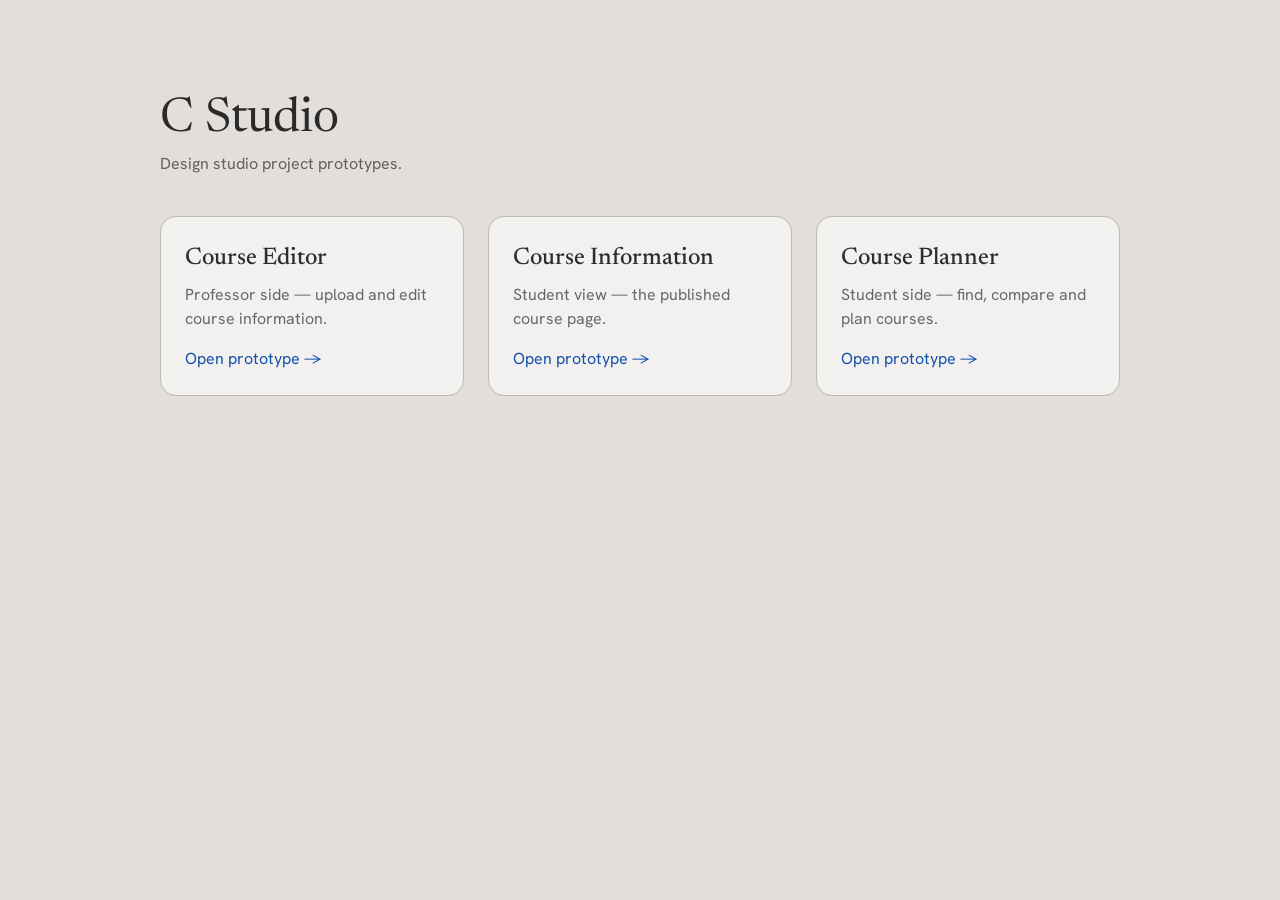
<file: index.html>
<!doctype html>
<html lang="en">
<head>
  <meta charset="utf-8" />
  <meta name="viewport" content="width=device-width, initial-scale=1" />
  <title>C Studio</title>
  <link rel="preconnect" href="https://fonts.googleapis.com" />
  <link rel="preconnect" href="https://fonts.gstatic.com" crossorigin />
  <link href="https://fonts.googleapis.com/css2?family=Hanken+Grotesk:wght@400;500&family=Newsreader:opsz,wght@6..72,400;6..72,500&display=swap" rel="stylesheet" />
  <style>
    :root {
      --stone-1: #fbfaf9;
      --stone-3: #f2f1ef;
      --stone-5: #e1dedb;
      --neutral-8: #bdbab0;
      --primary-6: #104eaa;
      --text-85: rgba(11, 11, 11, 0.85);
      --text-60: rgba(11, 11, 11, 0.6);
    }
    * { box-sizing: border-box; }
    body {
      margin: 0; min-height: 100vh; background: var(--stone-5); color: var(--text-85);
      font-family: "Hanken Grotesk", system-ui, sans-serif; font-size: 16px; line-height: 24px;
      padding: 96px 16px;
    }
    main { max-width: 960px; margin: 0 auto; }
    h1 { font-family: "Newsreader", Georgia, serif; font-weight: 400; font-size: 48px; line-height: normal; margin: 0 0 8px; }
    .lead { color: var(--text-60); margin: 0 0 40px; }
    .pages { display: grid; grid-template-columns: repeat(auto-fill, minmax(280px, 1fr)); gap: 24px; }
    .page {
      display: flex; flex-direction: column; gap: 8px; padding: 24px; border-radius: 16px;
      background: var(--stone-3); border: 1px solid var(--neutral-8); color: inherit; text-decoration: none;
    }
    .page:hover { border-color: var(--primary-6); }
    .page h2 { font-family: "Newsreader", Georgia, serif; font-weight: 500; font-size: 24px; line-height: 34px; margin: 0; }
    .page p { margin: 0; color: var(--text-60); }
    .page span { margin-top: 8px; color: var(--primary-6); }
  </style>
</head>
<body>
  <main>
    <h1>C Studio</h1>
    <p class="lead">Design studio project prototypes.</p>
    <div class="pages">
      <!-- Add a card here for each new page folder -->
      <a class="page" href="courseeditor/">
        <h2>Course Editor</h2>
        <p>Professor side — upload and edit course information.</p>
        <span>Open prototype →</span>
      </a>
      <a class="page" href="courseinfo/">
        <h2>Course Information</h2>
        <p>Student view — the published course page.</p>
        <span>Open prototype →</span>
      </a>
      <a class="page" href="student/">
        <h2>Course Planner</h2>
        <p>Student side — find, compare and plan courses.</p>
        <span>Open prototype →</span>
      </a>
    </div>
  </main>
</body>
</html>
</file>
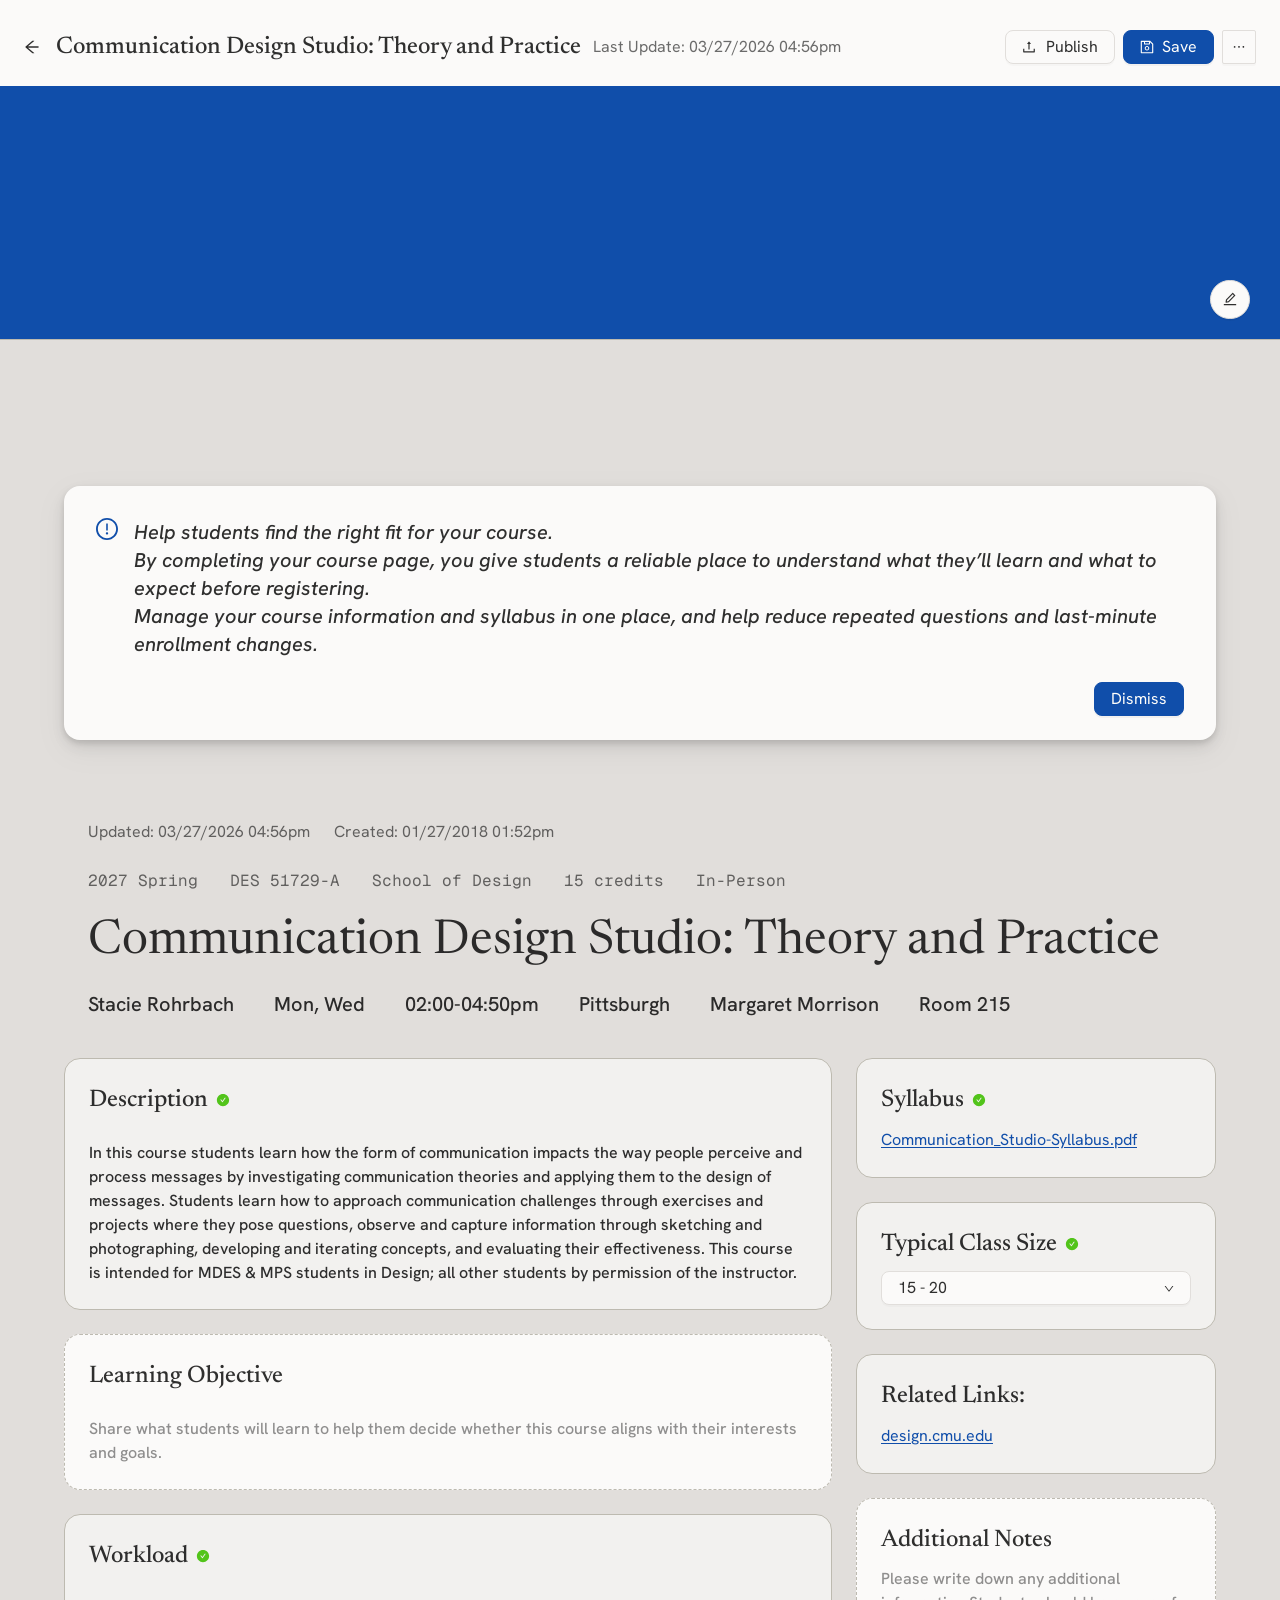
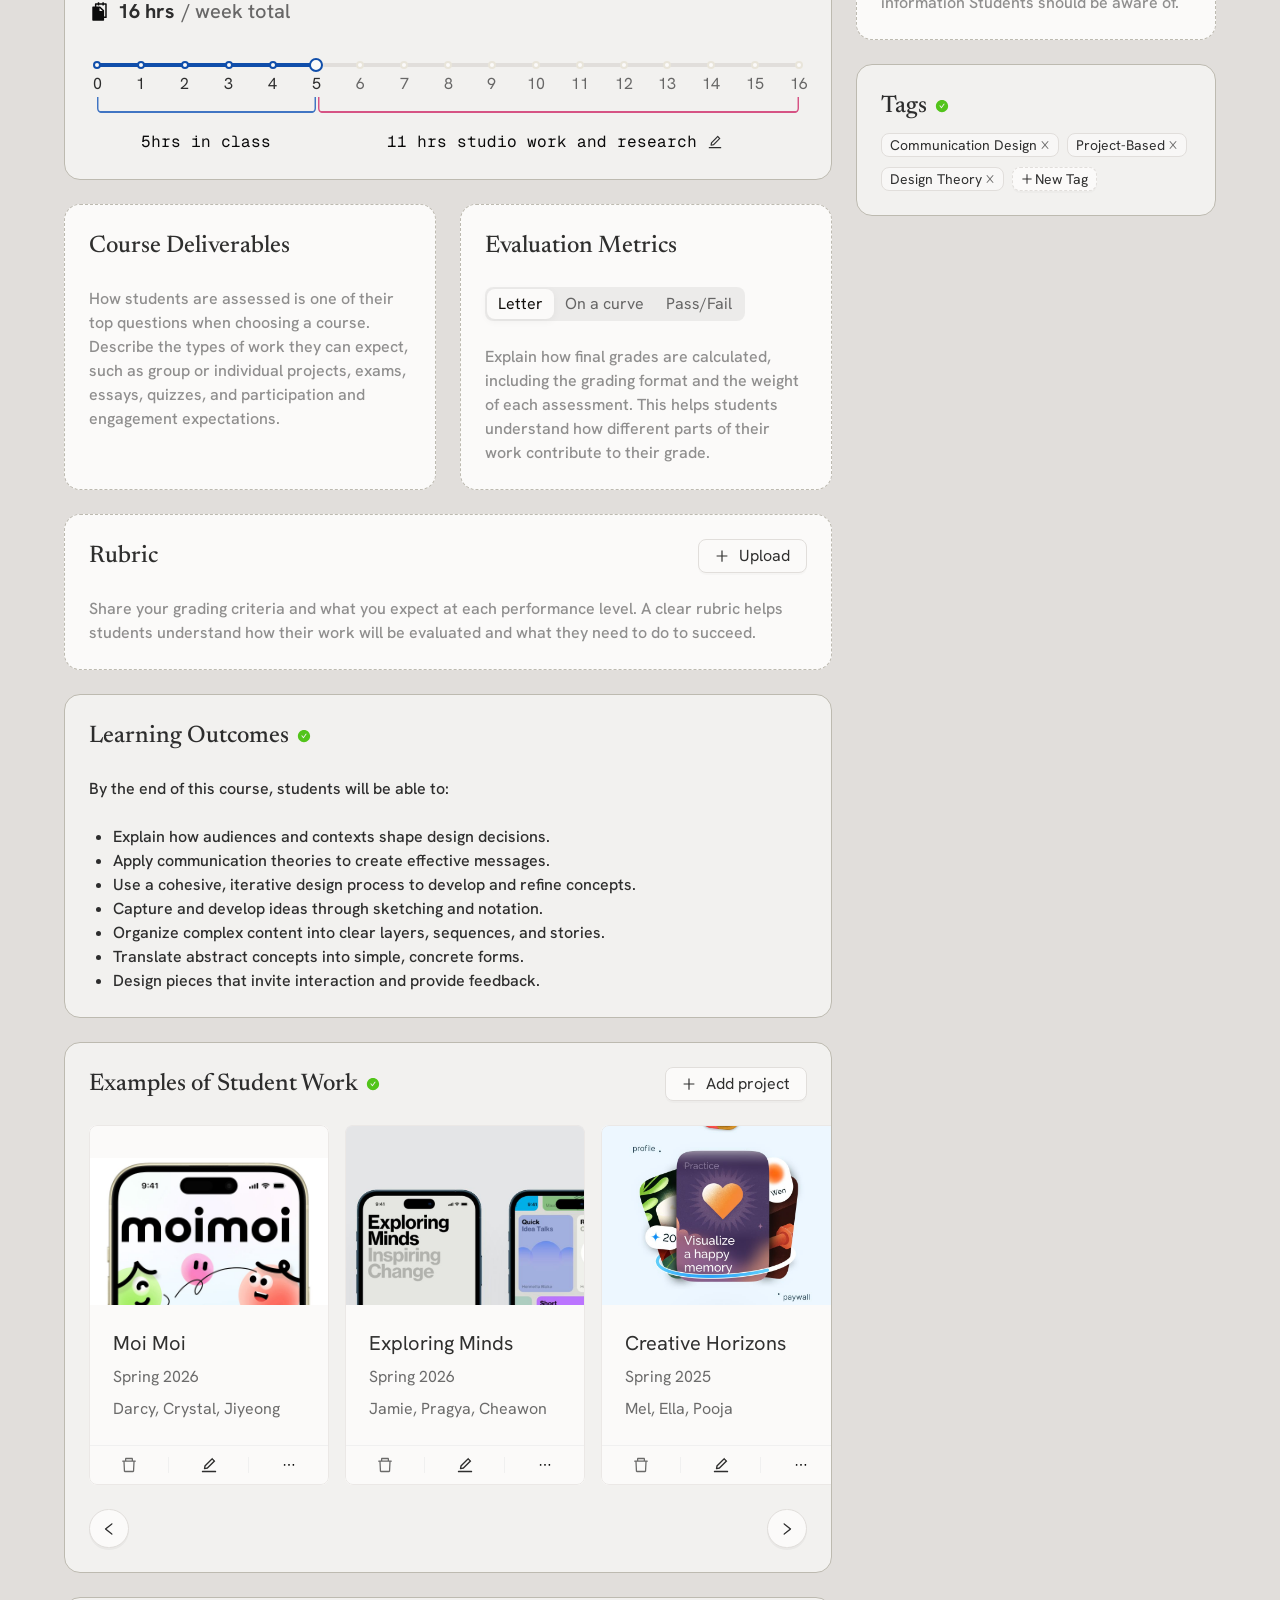
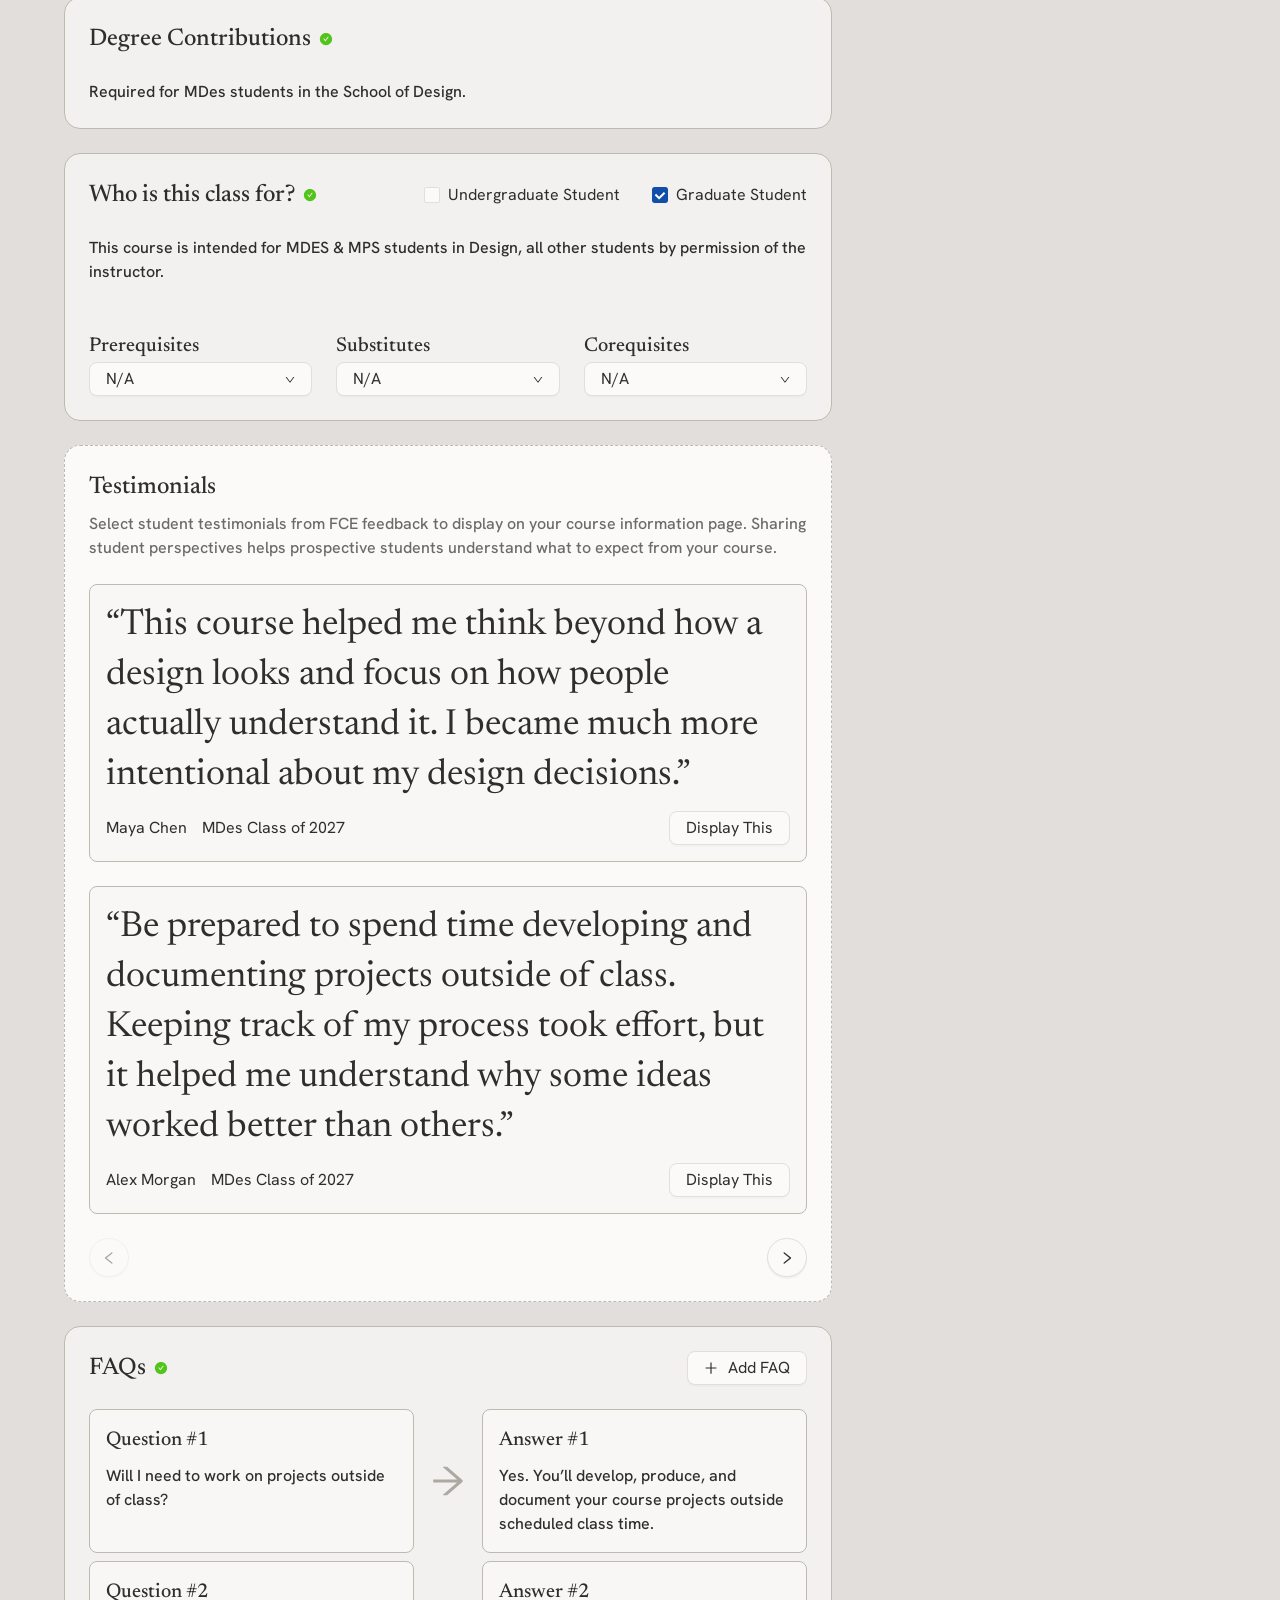
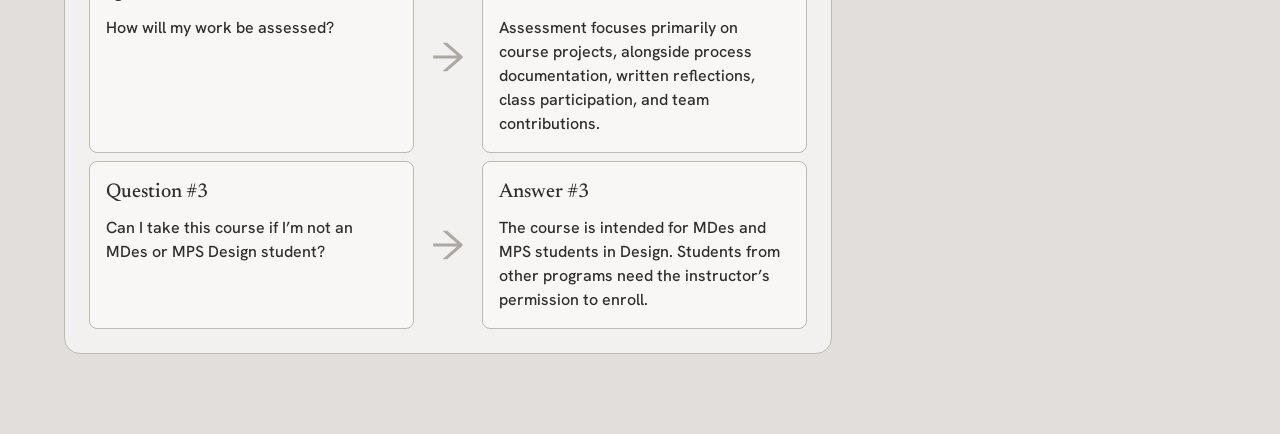
<file: courseeditor/index.html>
<!doctype html>
<html lang="en">
<head>
  <meta charset="utf-8" />
  <meta name="viewport" content="width=device-width, initial-scale=1" />
  <title>C Studio – Course Editor</title>
  <link rel="preconnect" href="https://fonts.googleapis.com" />
  <link rel="preconnect" href="https://fonts.gstatic.com" crossorigin />
  <link href="https://fonts.googleapis.com/css2?family=Geist+Mono&family=Hanken+Grotesk:ital,wght@0,400;0,500;0,700;1,500&family=Newsreader:opsz,wght@6..72,400;6..72,500&display=swap" rel="stylesheet" />
  <link rel="stylesheet" href="styles.css?v=6" />
</head>
<body>

  <!-- ============ Page header ============ -->
  <header class="page-header">
    <div class="heading-left">
      <button class="icon-only" aria-label="Back"><img src="assets/icon-back.svg" alt="" width="16" height="16" /></button>
      <div class="heading-title">
        <p class="h4">Communication Design Studio: Theory and Practice</p>
        <p class="body secondary" id="lastUpdate">Last Update: 03/27/2026 04:56pm</p>
      </div>
    </div>
    <div class="heading-extra">
      <div class="menu-anchor">
        <button class="btn btn-secondary" id="publishBtn" aria-haspopup="menu">
          <img src="assets/icon-publish.svg" alt="" width="14" height="14" />Publish
        </button>
        <div class="dropdown-menu publish-menu" id="publishMenu" role="menu" hidden>
          <button role="menuitem" data-action="publish">Publish</button>
          <button role="menuitem" data-action="email">Send as Email</button>
          <button role="menuitem" data-action="canvas">Set up in Canvas</button>
          <button role="menuitem" data-action="syllabus">Export as Syllabus</button>
          <button role="menuitem" data-action="poster">Export as course poster</button>
        </div>
      </div>
      <button class="btn btn-primary" id="saveBtn"><img src="assets/icon-save.svg" alt="" width="14" height="14" />Save</button>
      <button class="btn-legacy-more" aria-label="More"><img src="assets/icon-header-more.svg" alt="" width="14" height="14" /></button>
    </div>
  </header>

  <!-- ============ Banner ============ -->
  <div class="hero">
    <div class="banner" id="banner">
      <img id="bannerImg" alt="" hidden />
      <div class="menu-anchor banner-edit">
        <button class="round-btn round-btn-lg" id="bannerEditBtn" aria-label="Change banner" aria-haspopup="menu">
          <img src="assets/icon-pencil.svg" alt="" width="14" height="14" />
        </button>
        <div class="dropdown-menu banner-menu" id="bannerMenu" role="menu" hidden>
          <button role="menuitem" data-action="upload">Upload from computer</button>
          <button role="menuitem" data-action="ai">Make Image with AI</button>
        </div>
      </div>
      <input type="file" id="bannerFile" accept="image/*" hidden />
    </div>
  </div>

  <!-- ============ Content ============ -->
  <main class="page-content">
    <div class="content">

      <div class="info-wrap" id="infoWrap">
        <div class="modal-info">
          <div class="modal-info-content">
            <img src="assets/icon-info.svg" alt="" width="22" height="22" />
            <div class="modal-info-text">
              <p>Help students find the right fit for your course.<br />By completing your course page, you give students a reliable place to understand what they’ll learn and what to expect before registering. </p>
              <p>Manage your course information and syllabus in one place, and help reduce repeated questions and last-minute enrollment changes.</p>
            </div>
          </div>
          <button class="btn btn-primary" id="dismissInfo">Dismiss</button>
        </div>
      </div>

      <section class="course-head">
        <div class="course-dates">
          <p id="updatedAt">Updated: 03/27/2026 04:56pm</p><p>Created: 01/27/2018 01:52pm</p>
        </div>
        <div class="course-meta">
          <p>2027 Spring</p><p>DES 51729-A</p><p>School of Design</p><p>15 credits</p><p>In-Person</p>
        </div>
        <h1 class="course-title">Communication Design Studio: Theory and Practice</h1>
        <div class="course-info">
          <p>Stacie Rohrbach</p><p>Mon, Wed</p><p>02:00-04:50pm</p><p>Pittsburgh</p><p>Margaret Morrison</p><p>Room 215</p>
        </div>
      </section>

      <div class="columns">
        <!-- ---------- Main column ---------- -->
        <div class="main-col" id="mainCol">

          <div class="block">
            <section class="container" data-section>
              <div class="container-head">
                <h2 class="h4">Description</h2><span class="status" aria-label="Completed"></span>
              </div>
              <div class="body-text" contenteditable="true" data-field data-placeholder="Describe what this course is about.">In this course students learn how the form of communication impacts the way people perceive and process messages by investigating communication theories and applying them to the design of messages. Students learn how to approach communication challenges through exercises and projects where they pose questions, observe and capture information through sketching and photographing, developing and iterating concepts, and evaluating their effectiveness. This course is intended for MDES &amp; MPS students in Design; all other students by permission of the instructor.</div>
            </section>
          </div>

          <div class="block">
            <section class="container" data-section>
              <div class="container-head">
                <h2 class="h4">Learning Objective</h2><span class="status" aria-label="Completed"></span>
              </div>
              <div class="body-text" contenteditable="true" data-field data-placeholder="Share what students will learn to help them decide whether this course aligns with their interests and goals."></div>
            </section>
          </div>

          <div class="block">
            <section class="container" data-section data-always-filled>
              <div class="container-head">
                <h2 class="h4">Workload</h2><span class="status" aria-label="Completed"></span>
              </div>
              <div class="workload-total">
                <img src="assets/icon-snippets.svg" alt="" width="21" height="21" />
                <p class="h5-sans total-hrs" id="weeklyTotal" role="button" tabindex="0" title="Click to change the weekly total" aria-label="Weekly total hours, click to edit">16 hrs</p><p class="h5-sans secondary">/ week total</p>
              </div>
              <div class="workload">
                <div class="slider" id="slider">
                  <div class="track" id="track"><div class="track-fill" id="trackFill"></div></div>
                  <div class="marks" id="marks"></div>
                  <img class="handle" id="handle" src="assets/icon-handle.svg" alt="" width="14" height="14" />
                </div>
                <div class="brackets">
                  <div class="bracket bracket-in" id="bracketIn">
                    <img src="assets/bracket-blue.svg" alt="" />
                    <p class="mono" id="inLabel">5hrs in class</p>
                  </div>
                  <div class="bracket bracket-out" id="bracketOut">
                    <img src="assets/bracket-pink.svg" alt="" />
                    <div class="out-label">
                      <p class="mono" id="outLabel">11 hrs studio work and research</p>
                      <button class="icon-btn-sm" id="editStudio" aria-label="Edit studio hours"><img src="assets/icon-pencil.svg" alt="" width="14" height="14" /></button>
                    </div>
                  </div>
                </div>
              </div>
            </section>
          </div>

          <div class="block">
            <div class="pair">
              <section class="container" data-section>
                <div class="container-head">
                  <h2 class="h4">Course Deliverables</h2><span class="status" aria-label="Completed"></span>
                </div>
                <div class="body-text" contenteditable="true" data-field data-placeholder="How students are assessed is one of their top questions when choosing a course. Describe the types of work they can expect, such as group or individual projects, exams, essays, quizzes, and participation and engagement expectations."></div>
              </section>
              <section class="container" data-section>
                <div class="container-head">
                  <h2 class="h4">Evaluation Metrics</h2><span class="status" aria-label="Completed"></span>
                </div>
                <div class="segmented" role="radiogroup" aria-label="Grading format">
                  <button role="radio" aria-checked="true" class="is-selected">Letter</button>
                  <button role="radio" aria-checked="false">On a curve</button>
                  <button role="radio" aria-checked="false">Pass/Fail</button>
                </div>
                <div class="body-text" contenteditable="true" data-field data-placeholder="Explain how final grades are calculated, including the grading format and the weight of each assessment. This helps students understand how different parts of their work contribute to their grade."></div>
              </section>
            </div>
          </div>

          <div class="block">
            <section class="container" data-section>
              <div class="container-head between">
                <div class="container-head">
                  <h2 class="h4">Rubric</h2><span class="status" aria-label="Completed"></span>
                </div>
                <button class="btn btn-secondary btn-hover-primary" id="rubricUpload">
                  <img src="assets/icon-plus-btn.svg" alt="" width="14" height="14" />Upload
                </button>
                <input type="file" id="rubricFile" accept=".pdf,.doc,.docx,.xlsx,.png,.jpg" hidden />
              </div>
              <div class="rubric-files" id="rubricFiles"></div>
              <div class="body-text" contenteditable="true" data-field data-placeholder="Share your grading criteria and what you expect at each performance level. A clear rubric helps students understand how their work will be evaluated and what they need to do to succeed."></div>
            </section>
          </div>

          <div class="block">
            <section class="container" data-section>
              <div class="container-head">
                <h2 class="h4">Learning Outcomes</h2><span class="status" aria-label="Completed"></span>
              </div>
              <div class="body-text" contenteditable="true" data-placeholder="Introduce the outcomes.">By the end of this course, students will be able to:</div>
              <ul class="body-text outcomes" contenteditable="true" data-field>
                <li>Explain how audiences and contexts shape design decisions.</li>
                <li>Apply communication theories to create effective messages.</li>
                <li>Use a cohesive, iterative design process to develop and refine concepts.</li>
                <li>Capture and develop ideas through sketching and notation.</li>
                <li>Organize complex content into clear layers, sequences, and stories.</li>
                <li>Translate abstract concepts into simple, concrete forms.</li>
                <li>Design pieces that invite interaction and provide feedback.</li>
              </ul>
            </section>
          </div>

          <div class="block">
            <section class="container container-clip" data-section id="workSection">
              <div class="container-head between">
                <div class="container-head">
                  <h2 class="h4">Examples of Student Work</h2><span class="status" aria-label="Completed"></span>
                </div>
                <button class="btn btn-secondary btn-hover-primary" id="addProjectBtn">
                  <img src="assets/icon-plus-btn.svg" alt="" width="14" height="14" />Add project
                </button>
              </div>
              <div class="carousel" id="workCarousel"><div class="card-row" id="workRow"></div></div>
              <div class="carousel-nav">
                <button class="round-btn round-btn-lg" data-scroll="-1" aria-label="Previous projects"><img src="assets/icon-chev-left.svg" alt="" width="14" height="14" /></button>
                <button class="round-btn round-btn-lg" data-scroll="1" aria-label="Next projects"><img src="assets/icon-chev-right.svg" alt="" width="14" height="14" /></button>
              </div>
            </section>
          </div>

          <div class="block">
            <section class="container" data-section>
              <div class="container-head">
                <h2 class="h4">Degree Contributions</h2><span class="status" aria-label="Completed"></span>
              </div>
              <div class="body-text" contenteditable="true" data-field data-placeholder="Describe which degree requirements this course fulfills.">Required for MDes students in the School of Design.</div>
            </section>
          </div>

          <div class="block">
            <section class="container" data-section>
              <div class="container-head between">
                <div class="container-head">
                  <h2 class="h4">Who is this class for?</h2><span class="status" aria-label="Completed"></span>
                </div>
                <div class="checks">
                  <label class="checkbox"><input type="checkbox" /><span class="box"></span>Undergraduate Student</label>
                  <label class="checkbox"><input type="checkbox" checked /><span class="box"></span>Graduate Student</label>
                </div>
              </div>
              <div class="body-text" contenteditable="true" data-field data-placeholder="Describe who this course is intended for.">This course is intended for MDES &amp; MPS students in Design, all other students by permission of the instructor. </div>
              <div class="reqs" id="reqs">
                <div class="req" data-req="Prerequisites"></div>
                <div class="req" data-req="Substitutes"></div>
                <div class="req" data-req="Corequisites"></div>
              </div>
            </section>
          </div>

          <div class="block">
            <section class="container" data-section id="testimonialSection">
              <div class="testimonial-head">
                <div class="container-head">
                  <h2 class="h4">Testimonials</h2><span class="status" aria-label="Completed"></span>
                </div>
                <p class="body secondary-medium">Select student testimonials from FCE feedback to display on your course information page. Sharing student perspectives helps prospective students understand what to expect from your course.</p>
              </div>
              <div class="testimonial-row" id="testimonialRow"></div>
              <div class="carousel-nav">
                <button class="round-btn round-btn-lg" data-tscroll="-1" aria-label="Previous testimonials"><img src="assets/icon-chev-left.svg" alt="" width="14" height="14" /></button>
                <button class="round-btn round-btn-lg" data-tscroll="1" aria-label="Next testimonials"><img src="assets/icon-chev-right.svg" alt="" width="14" height="14" /></button>
              </div>
            </section>
          </div>

          <div class="block">
            <section class="container" data-section id="faqSection">
              <div class="container-head between">
                <div class="container-head">
                  <h2 class="h4">FAQs</h2><span class="status" aria-label="Completed"></span>
                </div>
                <button class="btn btn-secondary btn-hover-primary" id="addFaqBtn">
                  <img src="assets/icon-plus-btn.svg" alt="" width="14" height="14" />Add FAQ
                </button>
              </div>
              <div class="faq-list" id="faqList"></div>
            </section>
          </div>

        </div>

        <!-- ---------- Sidebar ---------- -->
        <aside class="side-col">
          <section class="container side" data-section data-always-filled>
            <div class="container-head">
              <h2 class="h4">Syllabus</h2><span class="status" aria-label="Completed"></span>
            </div>
            <button class="link" id="syllabusLink">Communication_Studio-Syllabus.pdf</button>
            <input type="file" id="syllabusFile" accept=".pdf,.doc,.docx" hidden />
          </section>

          <section class="container side" data-section data-always-filled>
            <div class="container-head">
              <h2 class="h4">Typical Class Size</h2><span class="status" aria-label="Completed"></span>
            </div>
            <div class="menu-anchor full">
              <button class="dropdown-trigger" id="sizeTrigger" aria-haspopup="listbox">
                <span id="sizeValue">15 - 20</span>
                <img src="assets/icon-dropdown.svg" alt="" width="10" height="11" />
              </button>
              <div class="dropdown-menu size-menu" id="sizeMenu" role="listbox" hidden>
                <button role="option">Under 10</button>
                <button role="option">10 - 15</button>
                <button role="option">15 - 20</button>
                <button role="option">20 - 30</button>
                <button role="option">30+</button>
              </div>
            </div>
          </section>

          <section class="container side">
            <h2 class="h4">Related Links:</h2>
            <a class="link" href="https://www.design.cmu.edu/" target="_blank" rel="noopener">design.cmu.edu</a>
          </section>

          <section class="container side" data-section>
            <h2 class="h4">Additional Notes</h2>
            <div class="body-text" contenteditable="true" data-field data-placeholder="Please write down any additional information Students should be aware of."></div>
          </section>

          <section class="container side" data-section data-always-filled>
            <div class="container-head">
              <h2 class="h4">Tags</h2><span class="status" aria-label="Completed"></span>
            </div>
            <div class="tags" id="tags"></div>
          </section>
        </aside>
      </div>
    </div>
  </main>

  <!-- ============ Modals ============ -->
  <div class="overlay" id="projectOverlay" hidden>
    <div class="modal modal-project" role="dialog" aria-modal="true" aria-labelledby="projectTitle">
      <div class="modal-header">
        <p class="h5-sans" id="projectTitle">Add project</p>
        <button class="icon-only" data-close aria-label="Close"><img src="assets/icon-modal-close.svg" alt="" width="16" height="16" /></button>
      </div>
      <form class="modal-content" id="projectForm" autocomplete="off">
        <div class="form-item">
          <label for="fSemester">Semester<span>:</span></label>
          <div class="select-wrap">
            <select id="fSemester">
              <option>Spring 2027</option><option>Fall 2026</option><option selected>Spring 2026</option><option>Fall 2025</option><option>Spring 2025</option>
            </select>
          </div>
        </div>
        <div class="form-item">
          <label for="fStudents">Student Name<span>:</span></label>
          <input class="field" id="fStudents" placeholder="Jane Doe, John Doe" />
        </div>
        <div class="form-item">
          <label for="fName">Project Name<span>:</span></label>
          <input class="field" id="fName" placeholder="Example Project" required />
        </div>
        <div class="form-item">
          <label for="fLink">Link<span>:</span></label>
          <input class="field" id="fLink" placeholder="www.example.com" />
        </div>
      </form>
      <div class="modal-footer">
        <button class="btn btn-primary" type="submit" form="projectForm" id="projectSubmit">Add</button>
      </div>
    </div>
  </div>

  <div class="overlay" id="emailOverlay" hidden>
    <div class="modal modal-email" role="dialog" aria-modal="true" aria-labelledby="emailTitle">
      <div class="modal-header">
        <p class="h5-sans" id="emailTitle">Send as Email</p>
        <button class="icon-only" data-close aria-label="Close"><img src="assets/icon-modal-close.svg" alt="" width="16" height="16" /></button>
      </div>
      <div class="modal-content email-content">
        <div class="email-row">
          <div class="autocomplete">
            <input class="field" id="emailInput" placeholder="janed@andrew.cmu.edu" autocomplete="off" />
            <div class="dropdown-menu suggest-menu" id="suggestMenu" role="listbox" hidden></div>
          </div>
          <button class="btn btn-secondary" id="emailAdd">Add</button>
        </div>
        <div class="email-tags" id="emailTags"></div>
      </div>
      <div class="modal-footer">
        <button class="btn btn-primary" id="emailSend">Send</button>
      </div>
    </div>
  </div>

  <div class="toast" id="toast" role="status" aria-live="polite" hidden>
    <img src="assets/icon-check-circle.svg" alt="" width="16" height="16" />
    <p id="toastText"></p>
  </div>

  <script src="app.js?v=4"></script>
</body>
</html>
</file>
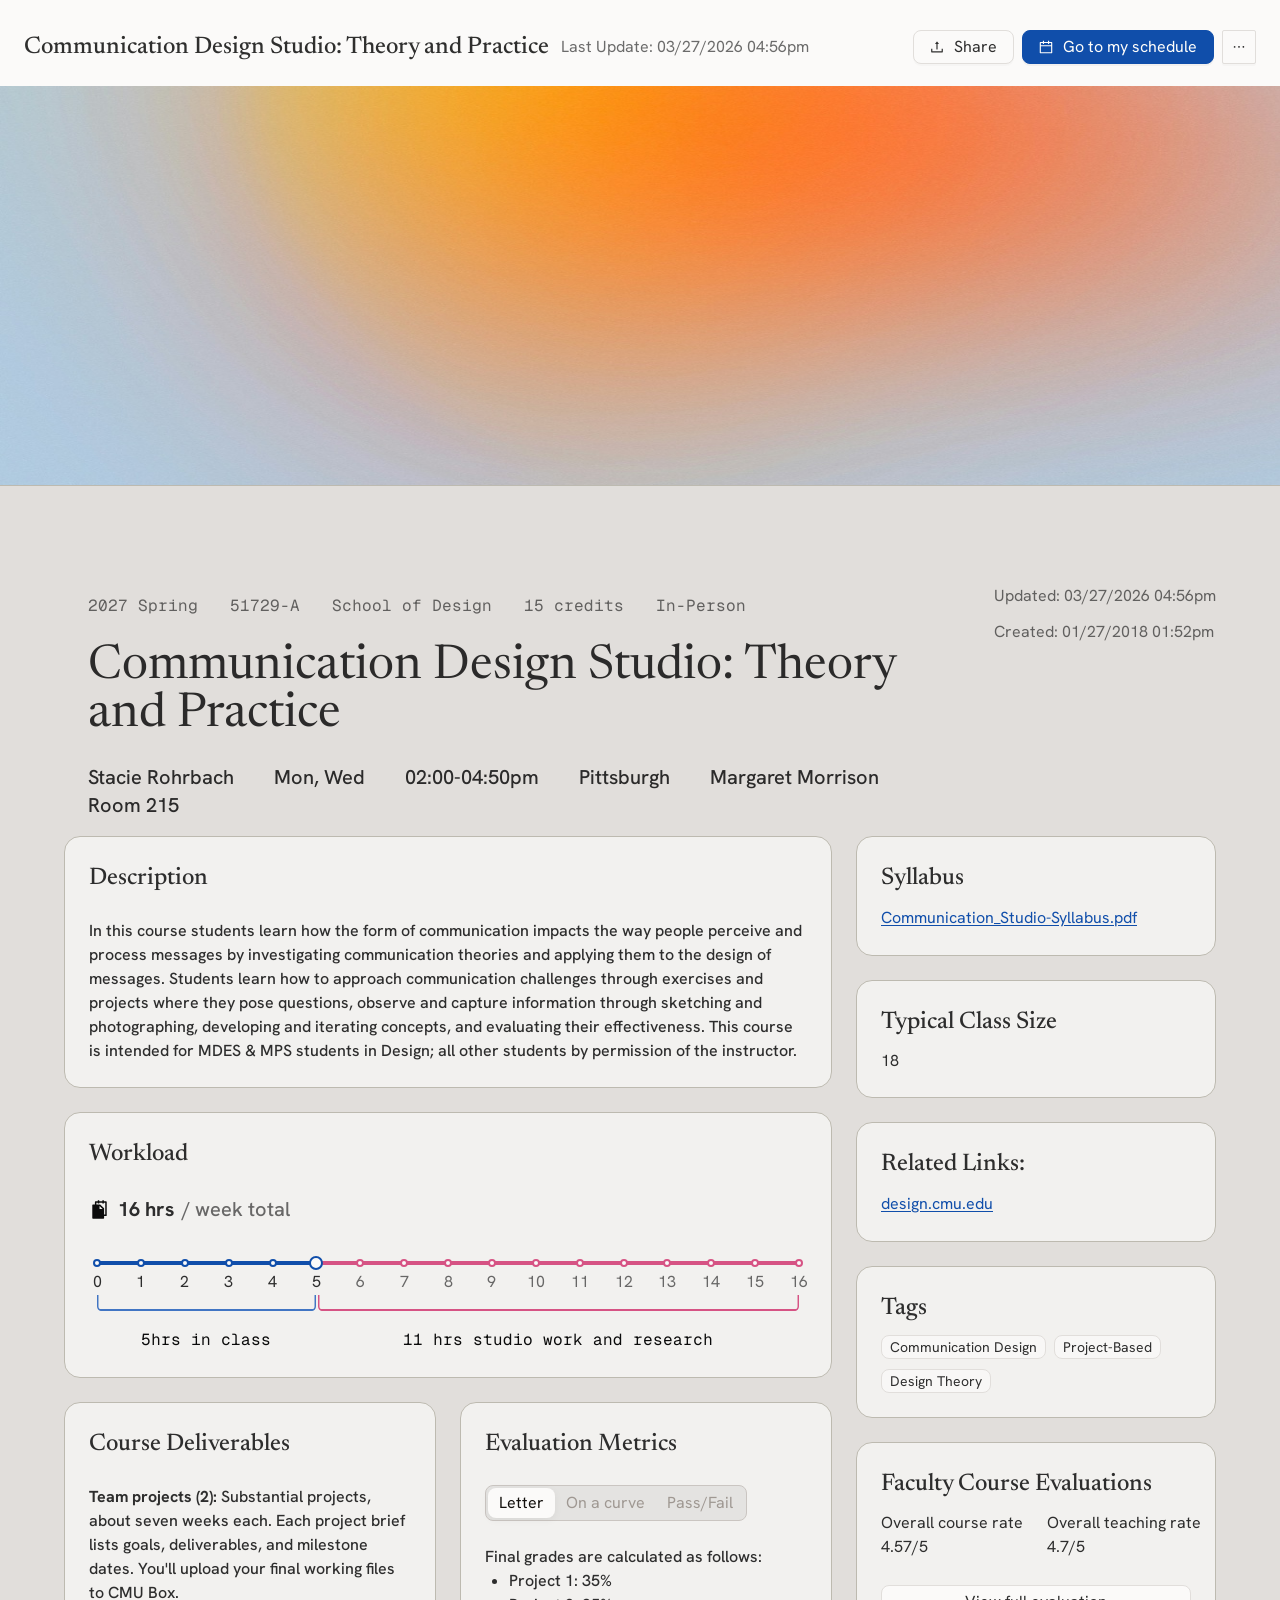
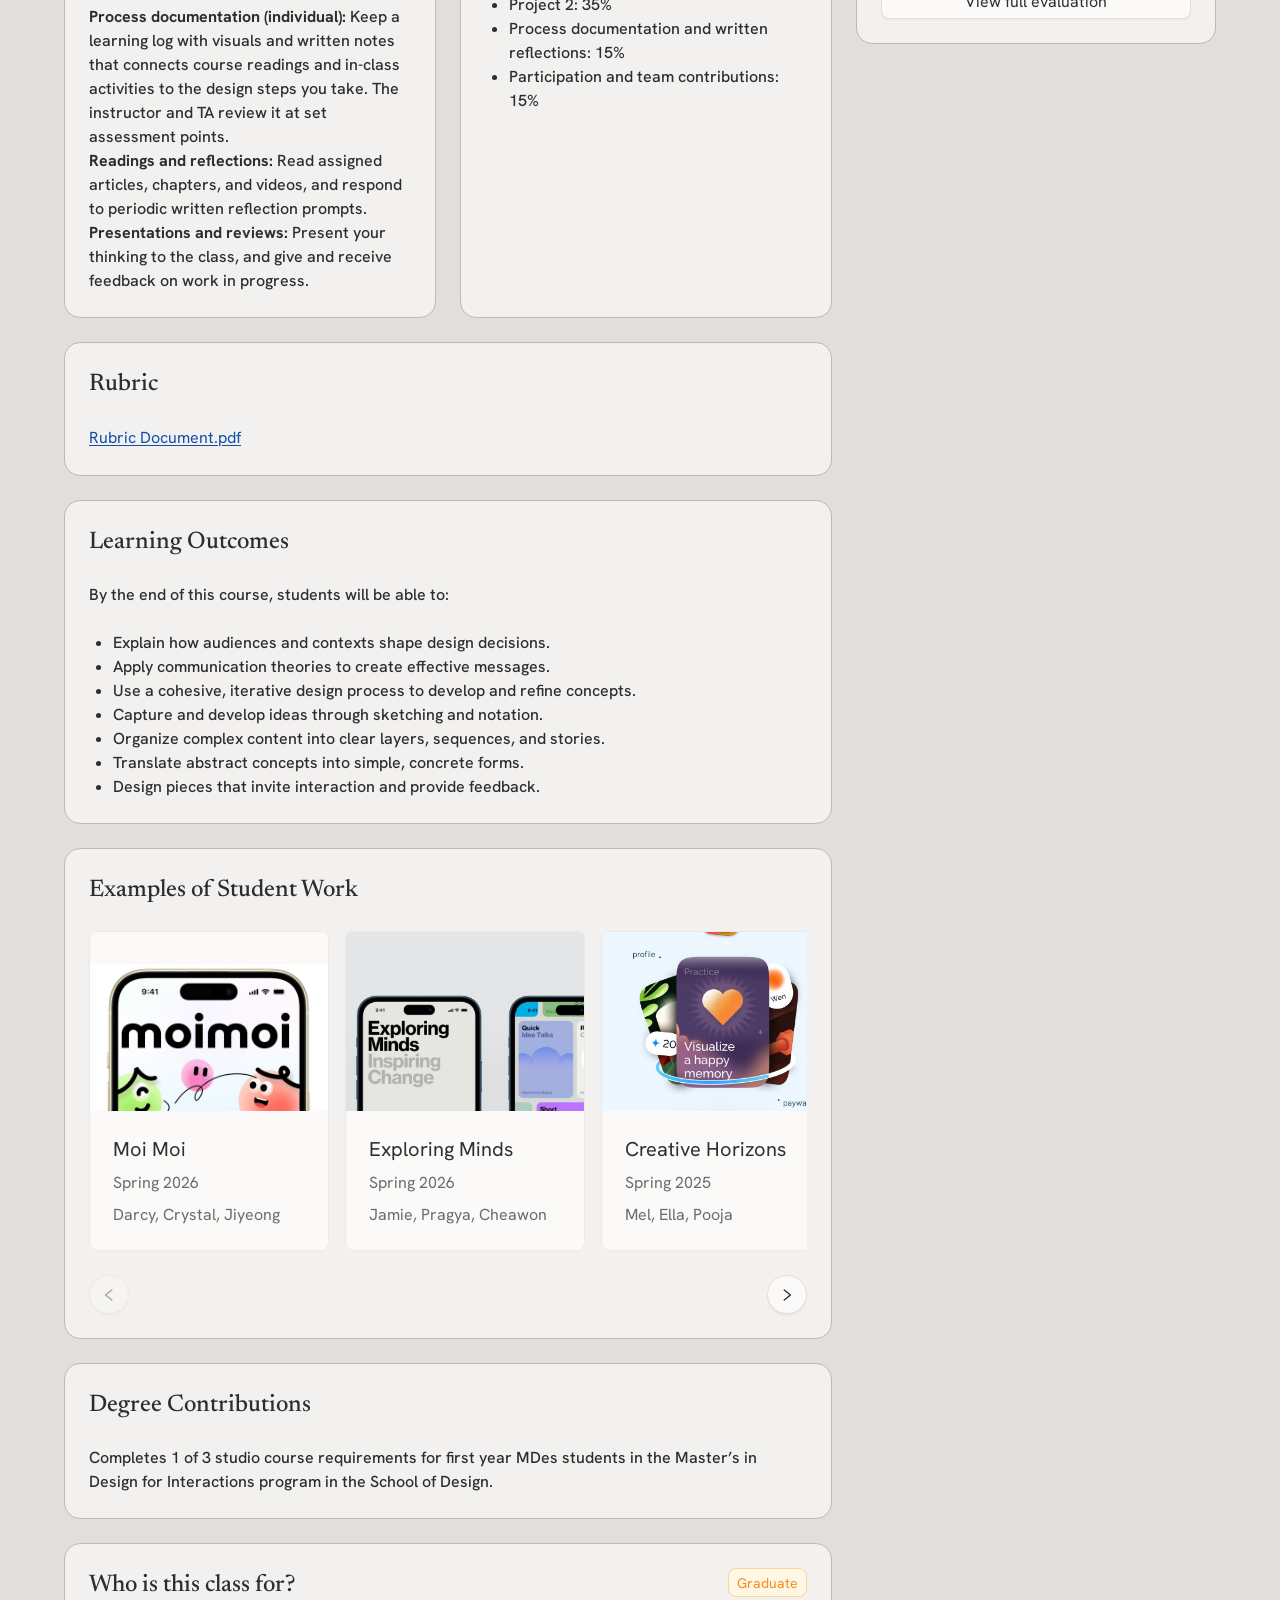
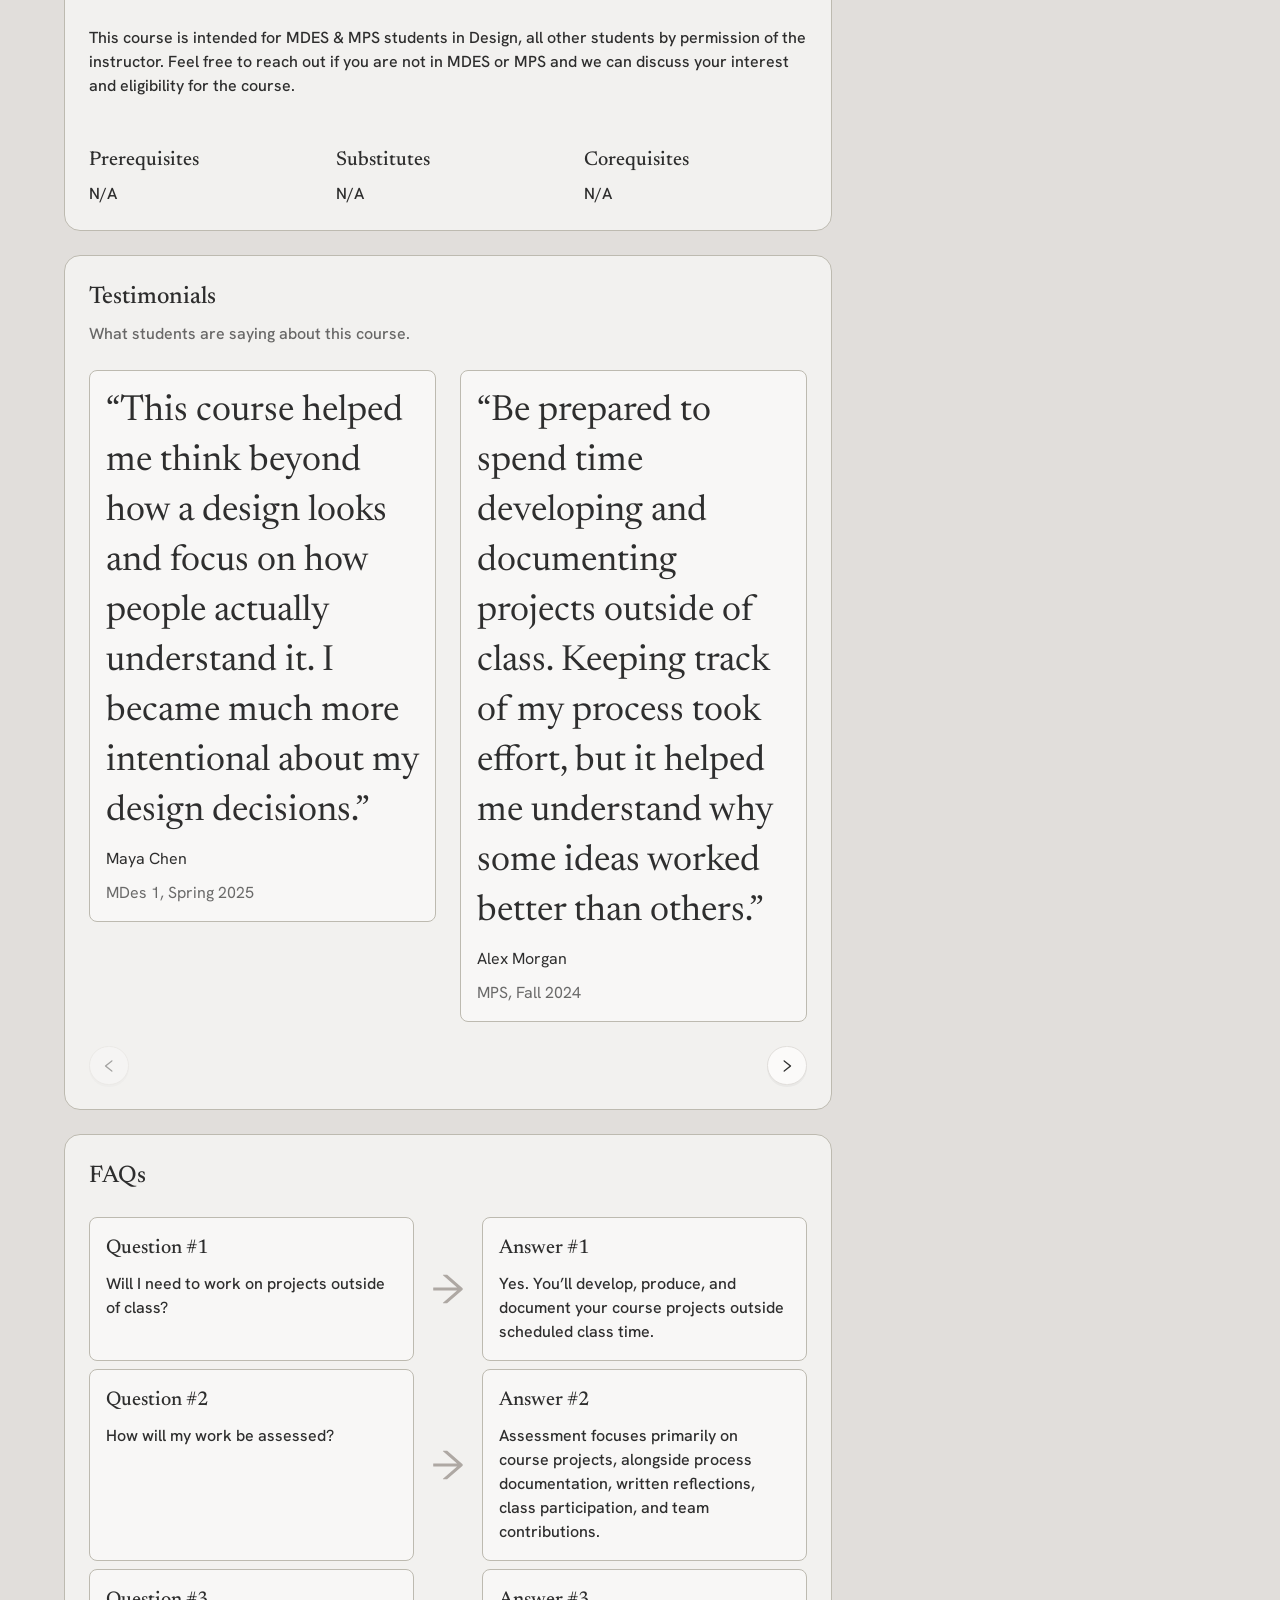
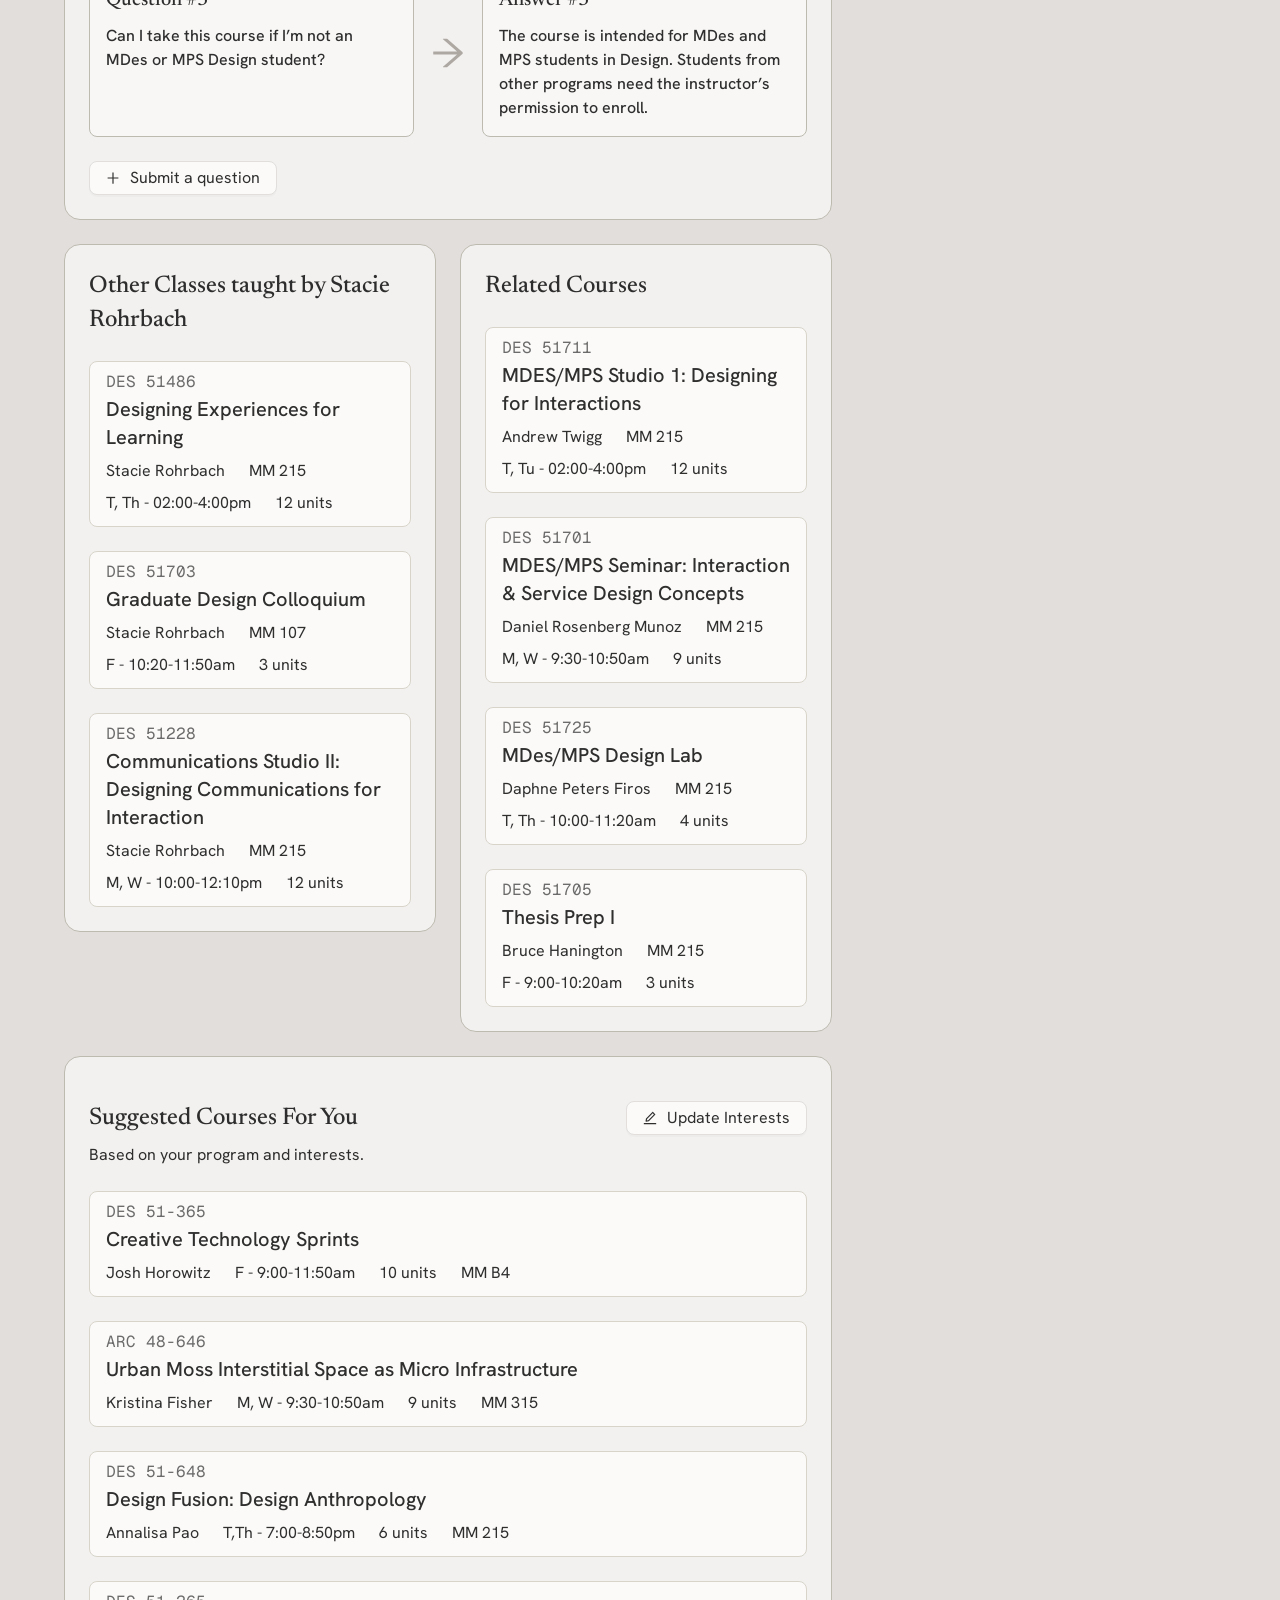
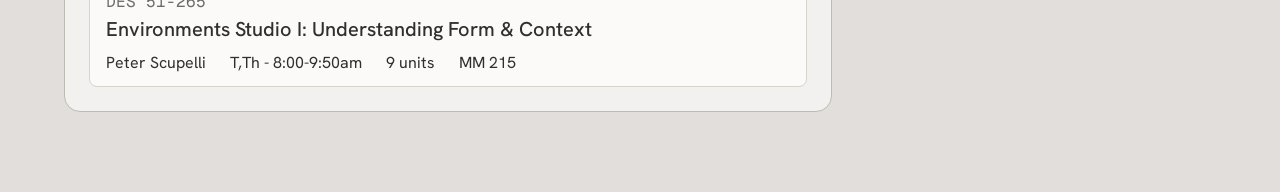
<file: courseinfo/index.html>
<!doctype html>
<html lang="en">
<head>
  <meta charset="utf-8" />
  <meta name="viewport" content="width=device-width, initial-scale=1" />
  <script>if (/[?&]embed=1/.test(location.search)) document.documentElement.classList.add("embed");</script>
  <title>Communication Design Studio – Course Information</title>
  <link rel="preconnect" href="https://fonts.googleapis.com" />
  <link rel="preconnect" href="https://fonts.gstatic.com" crossorigin />
  <link href="https://fonts.googleapis.com/css2?family=Geist+Mono&family=Hanken+Grotesk:wght@400;500;700&family=Newsreader:opsz,wght@6..72,400;6..72,500&display=swap" rel="stylesheet" />
  <link rel="stylesheet" href="styles.css?v=8" />
</head>
<body>
  <!-- Page header -->
  <header class="page-header">
    <div class="heading-left">
      <p class="h4">Communication Design Studio: Theory and Practice</p>
      <p class="body-r secondary">Last Update: 03/27/2026 04:56pm</p>
    </div>
    <div class="heading-extra">
      <button class="btn btn-secondary" id="shareBtn"><img src="assets/icon-share.svg" alt="" width="14" height="14" />Share</button>
      <a class="btn btn-primary" href="../student/"><img src="assets/icon-calendar.svg" alt="" width="14" height="14" />Go to my schedule</a>
      <div class="menu-anchor">
        <button class="btn-more" id="moreBtn" aria-label="More actions" aria-haspopup="menu" aria-expanded="false"><img src="assets/icon-more.svg" alt="" width="14" height="14" /></button>
        <div class="dropdown-menu" id="moreMenu" role="menu" hidden>
          <button role="menuitem" data-more="syllabus">Download Syllabus</button>
          <button role="menuitem" data-more="print">Print this page</button>
        </div>
      </div>
    </div>
  </header>

  <!-- Banner -->
  <div class="banner"><img src="assets/banner.jpg" alt="" /></div>

  <main class="page">
    <div class="content">

      <!-- Course heading -->
      <header class="course-head">
        <div class="course-head-main">
          <div class="course-meta"><p>2027 Spring</p><p>51729-A</p><p>School of Design</p><p>15 credits</p><p>In-Person</p></div>
          <h1 class="course-title">Communication Design Studio: Theory and Practice</h1>
          <div class="course-info"><p>Stacie Rohrbach</p><p>Mon, Wed</p><p>02:00-04:50pm</p><p>Pittsburgh</p><p>Margaret Morrison</p><p>Room 215</p></div>
        </div>
        <div class="course-dates"><p>Updated: 03/27/2026 04:56pm</p><p>Created: 01/27/2018 01:52pm</p></div>
      </header>

      <div class="columns">
        <!-- ===== Main column ===== -->
        <div class="main-col">
          <section class="card">
            <h2 class="h4">Description</h2>
            <p class="body-m">In this course students learn how the form of communication impacts the way people perceive and process messages by investigating communication theories and applying them to the design of messages. Students learn how to approach communication challenges through exercises and projects where they pose questions, observe and capture information through sketching and photographing, developing and iterating concepts, and evaluating their effectiveness. This course is intended for MDES &amp; MPS students in Design; all other students by permission of the instructor.</p>
          </section>

          <section class="card">
            <h2 class="h4">Workload</h2>
            <div class="workload-total">
              <img src="assets/icon-snippets.svg" alt="" width="21" height="21" />
              <p class="h5 bold">16 hrs</p><p class="h5 secondary">/ week total</p>
            </div>
            <div class="workload" id="workload" role="img" aria-label="5 hours in class and 11 hours of studio work and research per week">
              <div class="slider">
                <div class="track"><div class="track-in" id="trackIn"></div></div>
                <div class="marks" id="marks"></div>
                <img class="handle" id="handle" src="assets/icon-handle.svg" alt="" width="14" height="14" />
              </div>
              <div class="brackets">
                <div class="bracket" id="bracketIn"><img src="assets/bracket-blue.svg" alt="" /><p class="mono" id="inLabel"></p></div>
                <div class="bracket bracket-out" id="bracketOut"><img src="assets/bracket-pink.svg" alt="" /><p class="mono" id="outLabel"></p></div>
              </div>
            </div>
          </section>

          <div class="pair">
            <section class="card">
              <h2 class="h4">Course Deliverables</h2>
              <div class="body-m rich">
                <p><b>Team projects (2):</b> Substantial projects, about seven weeks each. Each project brief lists goals, deliverables, and milestone dates. You'll upload your final working files to CMU Box.</p>
                <p><b>Process documentation (individual):</b> Keep a learning log with visuals and written notes that connects course readings and in-class activities to the design steps you take. The instructor and TA review it at set assessment points.</p>
                <p><b>Readings and reflections:</b> Read assigned articles, chapters, and videos, and respond to periodic written reflection prompts.</p>
                <p><b>Presentations and reviews:</b> Present your thinking to the class, and give and receive feedback on work in progress.</p>
              </div>
            </section>
            <section class="card">
              <h2 class="h4">Evaluation Metrics</h2>
              <div class="segmented" role="group" aria-label="Grading format: Letter">
                <span class="is-selected">Letter</span><span>On a curve</span><span>Pass/Fail</span>
              </div>
              <div class="body-m">
                <p>Final grades are calculated as follows:</p>
                <ul class="bullets"><li>Project 1: 35%</li><li>Project 2: 35%</li><li>Process documentation and written reflections: 15%</li><li>Participation and team contributions: 15%</li></ul>
              </div>
            </section>
          </div>

          <section class="card">
            <h2 class="h4">Rubric</h2>
            <button class="link" data-file="Rubric Document.pdf">Rubric Document.pdf</button>
          </section>

          <section class="card">
            <h2 class="h4">Learning Outcomes</h2>
            <p class="body-m">By the end of this course, students will be able to:</p>
            <ul class="body-m bullets">
              <li>Explain how audiences and contexts shape design decisions.</li>
              <li>Apply communication theories to create effective messages.</li>
              <li>Use a cohesive, iterative design process to develop and refine concepts.</li>
              <li>Capture and develop ideas through sketching and notation.</li>
              <li>Organize complex content into clear layers, sequences, and stories.</li>
              <li>Translate abstract concepts into simple, concrete forms.</li>
              <li>Design pieces that invite interaction and provide feedback.</li>
            </ul>
          </section>

          <section class="card card-clip">
            <h2 class="h4">Examples of Student Work</h2>
            <div class="carousel" id="workCarousel"><div class="work-row" id="workRow"></div></div>
            <div class="carousel-nav">
              <button class="round-btn" data-work="-1" aria-label="Previous projects"><img src="assets/icon-chev-left.svg" alt="" width="14" height="14" /></button>
              <button class="round-btn" data-work="1" aria-label="Next projects"><img src="assets/icon-chev-right.svg" alt="" width="14" height="14" /></button>
            </div>
          </section>

          <section class="card">
            <h2 class="h4">Degree Contributions</h2>
            <p class="body-m">Completes 1 of 3 studio course requirements for first year MDes students in the Master’s in Design for Interactions program in the School of Design.</p>
          </section>

          <section class="card">
            <div class="card-head">
              <h2 class="h4">Who is this class for?</h2>
              <span class="level-tag">Graduate</span>
            </div>
            <p class="body-m">This course is intended for MDES &amp; MPS students in Design, all other students by permission of the instructor. Feel free to reach out if you are not in MDES or MPS and we can discuss your interest and eligibility for the course.</p>
            <div class="reqs">
              <div><p class="h5-serif">Prerequisites</p><p class="body-m">N/A</p></div>
              <div><p class="h5-serif">Substitutes</p><p class="body-m">N/A</p></div>
              <div><p class="h5-serif">Corequisites</p><p class="body-m">N/A</p></div>
            </div>
          </section>

          <section class="card">
            <div class="card-head-col">
              <h2 class="h4">Testimonials</h2>
              <p class="body-m secondary">What students are saying about this course.</p>
            </div>
            <div class="testimonial-row" id="testimonialRow"></div>
            <div class="carousel-nav">
              <button class="round-btn" data-testi="-1" aria-label="Previous testimonials"><img src="assets/icon-chev-left.svg" alt="" width="14" height="14" /></button>
              <button class="round-btn" data-testi="1" aria-label="Next testimonials"><img src="assets/icon-chev-right.svg" alt="" width="14" height="14" /></button>
            </div>
          </section>

          <section class="card card-fce fce-main">
            <div class="card-head card-head-center">
              <h2 class="h4">Faculty Course Evaluations</h2>
              <a class="btn btn-secondary btn-fce" href="https://www.cmu.edu/hub/fce/" target="_blank" rel="noopener">View full evaluation</a>
            </div>
            <div class="fce-rates">
              <div><p>Overall course rate</p><p>4.57/5</p></div>
              <div><p>Overall teaching rate</p><p>4.7/5</p></div>
            </div>
          </section>

          <section class="card">
            <h2 class="h4">FAQs</h2>
            <div class="faq-list" id="faqList"></div>
            <button class="btn btn-secondary" id="askBtn"><img src="assets/icon-plus-btn.svg" alt="" width="14" height="14" />Submit a question</button>
          </section>

          <div class="pair pair-top">
            <section class="card">
              <h2 class="h4">Other Classes taught by Stacie Rohrbach</h2>
              <div class="course-list" id="otherList"></div>
            </section>
            <section class="card">
              <h2 class="h4">Related Courses</h2>
              <div class="course-list" id="relatedList"></div>
            </section>
          </div>

          <section class="card">
            <div class="card-head suggested-head">
              <div>
                <h2 class="h4">Suggested Courses For You</h2>
                <p class="body-r">Based on your program and interests.</p>
              </div>
              <button class="btn btn-secondary" id="interestsBtn"><img src="assets/icon-pencil.svg" alt="" width="14" height="14" />Update Interests</button>
            </div>
            <div class="course-list" id="suggestedList"></div>
          </section>
        </div>

        <!-- ===== Sidebar ===== -->
        <aside class="side-col">
          <section class="card side">
            <h2 class="h4">Syllabus</h2>
            <button class="link" data-file="Communication_Studio-Syllabus.pdf">Communication_Studio-Syllabus.pdf</button>
          </section>
          <section class="card side">
            <h2 class="h4">Typical Class Size</h2>
            <p class="body-r">18</p>
          </section>
          <section class="card side">
            <h2 class="h4">Related Links:</h2>
            <a class="link" href="https://www.design.cmu.edu/" target="_blank" rel="noopener">design.cmu.edu</a>
          </section>
          <section class="card side">
            <h2 class="h4">Tags</h2>
            <div class="tags"><span class="tag">Communication Design</span><span class="tag">Project-Based</span><span class="tag">Design Theory</span></div>
          </section>
          <section class="card side card-fce">
            <h2 class="h4">Faculty Course Evaluations</h2>
            <div class="fce-rates fce-rates-side">
              <div><p>Overall course rate</p><p>4.57/5</p></div>
              <div><p>Overall teaching rate</p><p>4.7/5</p></div>
            </div>
            <a class="btn btn-secondary btn-fce btn-fce-side" href="https://www.cmu.edu/hub/fce/" target="_blank" rel="noopener">View full evaluation</a>
          </section>
        </aside>
      </div>
    </div>
  </main>

  <!-- Submit a question -->
  <div class="overlay" id="askOverlay" hidden>
    <div class="modal" role="dialog" aria-modal="true" aria-labelledby="askTitle">
      <div class="modal-header">
        <p class="h5" id="askTitle">Submit a question</p>
        <button class="icon-only" data-close aria-label="Close"><img src="assets/icon-modal-close.svg" alt="" width="16" height="16" /></button>
      </div>
      <form class="modal-content" id="askForm">
        <label class="field-label" for="askText">Your question for Stacie Rohrbach</label>
        <textarea class="field" id="askText" rows="4" placeholder="e.g. Is prior experience with prototyping tools expected?"></textarea>
        <p class="hint">Answers to common questions may be added to the FAQs.</p>
      </form>
      <div class="modal-footer"><button class="btn btn-primary" type="submit" form="askForm">Submit</button></div>
    </div>
  </div>

  <!-- Update interests -->
  <div class="overlay" id="interestOverlay" hidden>
    <div class="modal" role="dialog" aria-modal="true" aria-labelledby="interestTitle">
      <div class="modal-header">
        <p class="h5" id="interestTitle">Update Interests</p>
        <button class="icon-only" data-close aria-label="Close"><img src="assets/icon-modal-close.svg" alt="" width="16" height="16" /></button>
      </div>
      <div class="modal-content">
        <p class="field-label">Choose the topics you’re interested in.</p>
        <div class="chips" id="interestChips"></div>
      </div>
      <div class="modal-footer"><button class="btn btn-primary" id="saveInterests">Save</button></div>
    </div>
  </div>

  <div class="toast" id="toast" role="status" aria-live="polite" hidden>
    <img src="assets/icon-check-circle.svg" alt="" width="16" height="16" /><p id="toastText"></p>
  </div>

  <script src="app.js?v=4"></script>
</body>
</html>
</file>
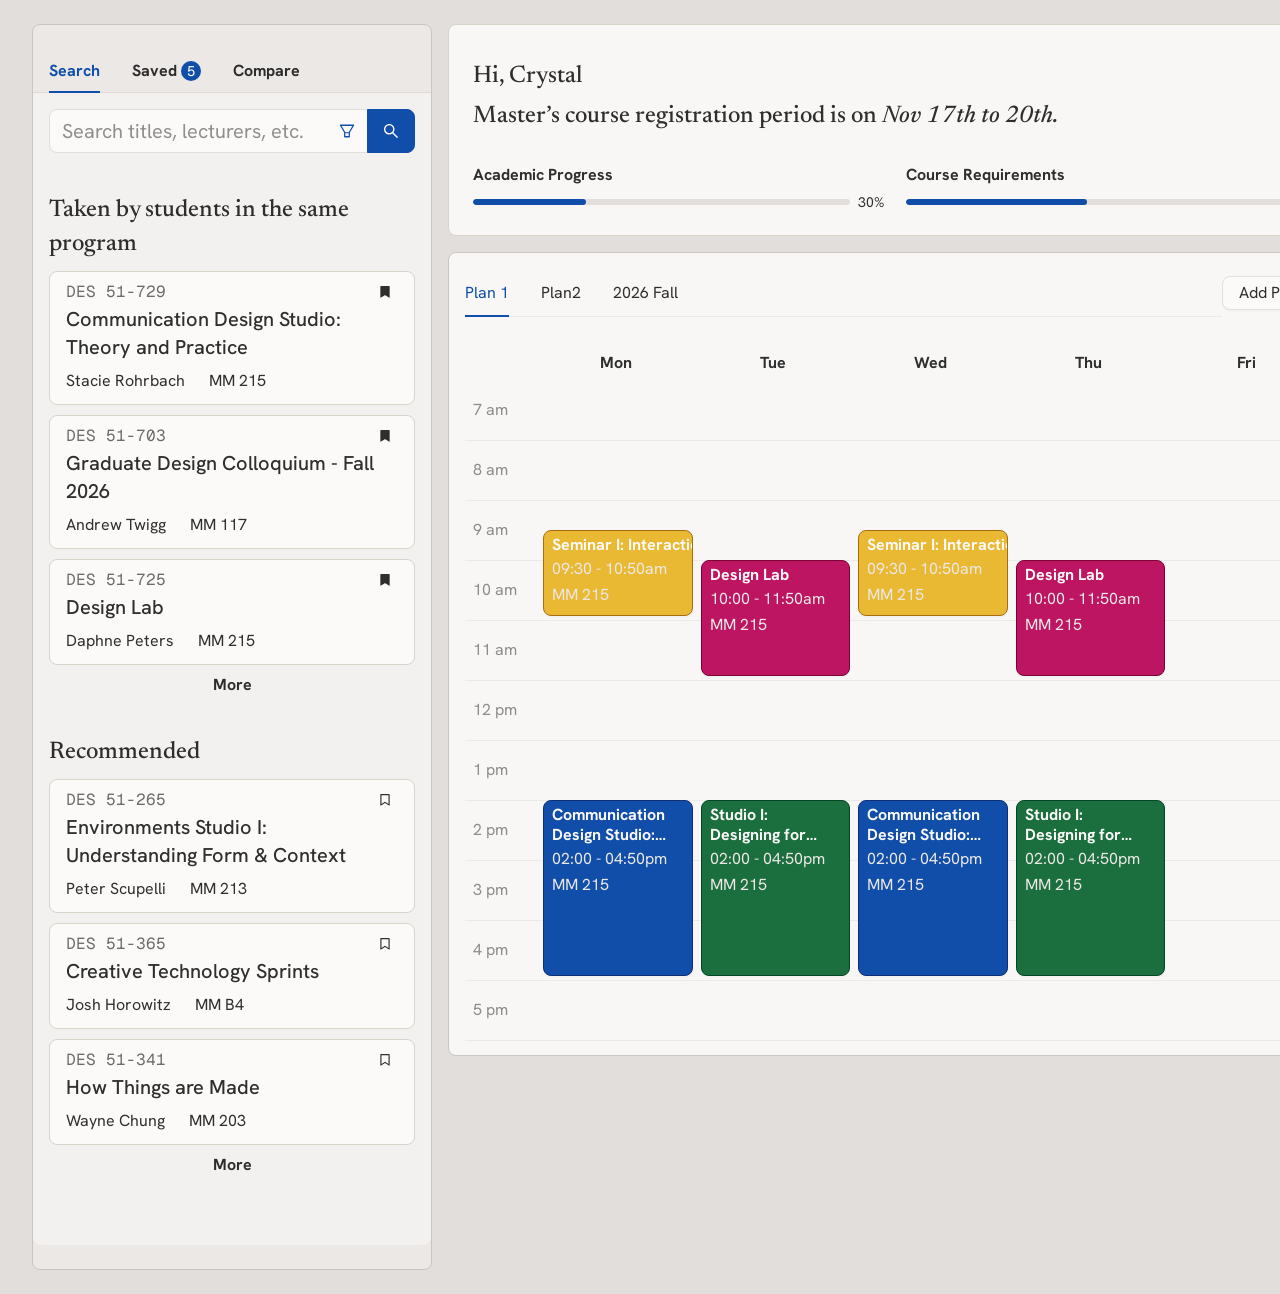
<file: student/index.html>
<!doctype html>
<html lang="en">
<head>
  <meta charset="utf-8" />
  <meta name="viewport" content="width=device-width, initial-scale=1" />
  <title>C Studio – Course Planner</title>
  <link rel="preconnect" href="https://fonts.googleapis.com" />
  <link rel="preconnect" href="https://fonts.gstatic.com" crossorigin />
  <link href="https://fonts.googleapis.com/css2?family=Geist+Mono&family=Hanken+Grotesk:wght@400;500;700&family=Newsreader:ital,opsz,wght@0,6..72,400;0,6..72,500;1,6..72,500&display=swap" rel="stylesheet" />
  <link rel="stylesheet" href="styles.css?v=12" />
</head>
<body>
  <div class="layout">

    <!-- ============ Left: explore courses ============ -->
    <div class="side">
      <div class="side-card">
        <div class="tabs side-tabs" role="tablist">
          <button role="tab" class="tab is-active" data-tab="search">Search</button>
          <button role="tab" class="tab" data-tab="saved">Saved <span class="badge" id="savedCount">5</span></button>
          <button role="tab" class="tab" data-tab="compare">Compare</button>
        </div>
        <div class="side-body">

          <!-- Search tab -->
          <div class="tab-panel" data-panel="search">
            <div class="search-wrap">
              <form class="search-box" id="searchForm" autocomplete="off">
                <div class="search-field">
                  <input id="searchInput" type="text" placeholder="Search titles, lecturers, etc." aria-label="Search courses" />
                  <button type="button" class="filter-btn" id="filterBtn" aria-label="Filters">
                    <img src="assets/icon-filter.svg" alt="" width="16" height="16" />
                    <span class="filter-dot" id="filterDot" hidden></span>
                  </button>
                </div>
                <button type="submit" class="search-submit" aria-label="Search"><img src="assets/icon-search-submit.svg" alt="" width="14" height="14" /></button>
              </form>
              <div class="search-drop" id="searchDrop" role="listbox" hidden></div>
            </div>
            <div id="searchLists"></div>
          </div>

          <!-- Saved tab -->
          <div class="tab-panel" data-panel="saved" hidden>
            <div class="course-list" id="savedList"></div>
          </div>

          <!-- Compare tab -->
          <div class="tab-panel" data-panel="compare" hidden>
            <div class="course-list" id="compareList"></div>
          </div>
        </div>
        <div class="compare-foot">
          <button class="btn btn-primary" id="compareBtn" disabled>Compare</button>
          <button class="btn btn-secondary" id="compareReset" disabled>Reset</button>
        </div>
      </div>
    </div>

    <!-- ============ Right: plan ============ -->
    <div class="planned">
      <section class="general" id="general">
        <div class="general-head">
          <div class="general-top">
            <button class="icon-btn" id="collapseGeneral" aria-label="Collapse" aria-expanded="true"><img src="assets/icon-minus.svg" alt="" width="14" height="14" /><span class="plus-bar"></span></button>
          </div>
          <div class="greeting">
            <p class="h4">Hi, Crystal</p>
            <p class="h4">Master’s course registration period is on <em>Nov 17th to 20th.</em></p>
          </div>
        </div>
        <div class="progress-row" id="progressRow">
          <div class="progress">
            <p class="bold">Academic Progress</p>
            <div class="progress-line"><div class="track"><div class="fill" style="width:30%"></div></div><span>30%</span></div>
          </div>
          <div class="progress">
            <p class="bold">Course Requirements</p>
            <div class="progress-line"><div class="track"><div class="fill" style="width:48%"></div></div><span>48%</span></div>
          </div>
        </div>
      </section>

      <section class="timetable">
        <div class="tt-head">
          <div class="tabs plan-tabs" id="planTabs" role="tablist"></div>
          <div class="tt-actions">
            <button class="btn btn-primary" id="confirmBtn" hidden>Confirm</button>
            <button class="btn btn-secondary" id="addPageBtn">Add Pages</button>
          </div>
        </div>
        <div class="tt-days">
          <div class="tt-corner"></div>
          <div>Mon</div><div>Tue</div><div>Wed</div><div>Thu</div><div>Fri</div>
        </div>
        <div class="tt-scroll" id="ttScroll">
          <div class="tt-grid" id="ttGrid">
            <div class="tt-rows" id="ttRows"></div>
            <div class="tt-events" id="ttEvents"></div>
          </div>
        </div>
      </section>
    </div>

    <!-- ============ Course details (overlay) ============ -->
    <!-- Clips the panel at the left column's edge so it slides out from behind it -->
    <div class="details-clip">
      <aside class="overlay-panel details" id="details" aria-hidden="true" inert>
        <div class="panel-head">
          <p class="h4">Course Details</p>
          <div class="panel-actions" id="detailsActions"></div>
          <button class="icon-btn" id="closeDetails" aria-label="Close course details"><img src="assets/icon-close.svg" alt="" width="14" height="14" /></button>
        </div>
        <div class="details-body"><iframe class="course-frame" id="detailsFrame" title="Course information"></iframe></div>
      </aside>
    </div>

    <!-- ============ Course details opened from the calendar ============ -->
    <aside class="overlay-panel cal-details" id="calDetails" aria-hidden="true" inert>
      <div class="panel-head">
        <p class="h4">Course Details</p>
        <div class="panel-actions" id="calDetailsActions"></div>
        <button class="icon-btn" id="closeCalDetails" aria-label="Close course details"><img src="assets/icon-close.svg" alt="" width="14" height="14" /></button>
      </div>
      <div class="details-body"><iframe class="course-frame" id="calDetailsFrame" title="Course information"></iframe></div>
    </aside>

    <!-- ============ Compare (overlay) ============ -->
    <aside class="compare" id="compare" hidden></aside>
  </div>

  <!-- ============ Filters drawer ============ -->
  <div class="scrim" id="filterScrim"></div>
  <aside class="filters" id="filters" aria-label="Filters" aria-hidden="true" inert>
    <div class="filters-head">
      <p class="filters-title">Filters</p>
      <button class="icon-btn" id="closeFilters" aria-label="Close filters"><img src="assets/icon-close-filter.svg" alt="" width="14" height="14" /></button>
    </div>
    <div class="filters-body" id="filtersBody"></div>
    <div class="filters-foot">
      <p class="mono-sm" id="filterCount">0 results</p>
      <div class="foot-btns">
        <button class="btn btn-lg btn-secondary" id="clearFilters">Clear all</button>
        <button class="btn btn-lg btn-primary" id="applyFilters">Apply</button>
      </div>
    </div>
  </aside>

  <div class="toast" id="toast" role="status" aria-live="polite" hidden>
    <img src="assets/icon-check-circle.svg" alt="" width="16" height="16" />
    <p id="toastText"></p>
  </div>

  <script src="app.js?v=13"></script>
</body>
</html>
</file>
<file: courseeditor/styles.css>
/* Design tokens (from Figma: C Studio – Design Board) */
:root {
  --stone-1: #fbfaf9;
  --stone-2: #f8f7f6;
  --stone-3: #f2f1ef;
  --stone-4: #ebe8e6;
  --stone-5: #e1dedb;
  --stone-6: #d6d2cf;
  --stone-10: #9f9892;
  --neutral-1: #fffefb;
  --neutral-6: #e9e5da;
  --neutral-8: #bdbab0;
  --neutral-13: #0b0b0b;
  --primary-1: #f1f7ff;
  --primary-6: #104eaa;
  --magenta-1: #fff3f7;
  --magenta-5: #d65384;
  --mustard-8: #635800;
  --divider: #f0f0f0;

  --text-85: rgba(11, 11, 11, 0.85);
  --text-60: rgba(11, 11, 11, 0.6);
  --text-45: rgba(11, 11, 11, 0.45);
  --text-inverse: #fffefb;

  --serif: "Newsreader", Georgia, serif;
  --sans: "Hanken Grotesk", system-ui, sans-serif;
  --mono: "Geist Mono", ui-monospace, monospace;

  --shadow-popover: 0 3px 6px -4px rgba(0, 0, 0, 0.12), 0 6px 16px 0 rgba(0, 0, 0, 0.08), 0 9px 28px 8px rgba(0, 0, 0, 0.05);
  --shadow-btn-secondary: 0 2px 0 rgba(0, 0, 0, 0.02);
  --shadow-btn-primary: 0 2px 0 rgba(0, 0, 0, 0.04);

  --page-pad: 64px;
}

* { box-sizing: border-box; }
html, body { margin: 0; }
body {
  background: var(--stone-5);
  color: var(--text-85);
  font-family: var(--sans);
  font-size: 16px;
  line-height: 24px;
  -webkit-font-smoothing: antialiased;
}
p, h1, h2, ul { margin: 0; }
button { font: inherit; color: inherit; background: none; border: 0; padding: 0; cursor: pointer; }
input, select { font: inherit; color: inherit; }
[hidden] { display: none !important; }

/* ---------- Type ---------- */
.h4 { font-family: var(--serif); font-weight: 500; font-size: 24px; line-height: 34px; color: var(--text-85); white-space: nowrap; }
.h5-sans { font-family: var(--sans); font-weight: 500; font-size: 20px; line-height: 28px; color: var(--text-85); white-space: nowrap; }
.h5-serif { font-family: var(--serif); font-weight: 500; font-size: 20px; line-height: 28px; }
.body { font-size: 16px; line-height: 24px; }
.secondary { color: var(--text-60); }
.secondary-medium { color: var(--text-60); font-weight: 500; }
.mono { font-family: var(--mono); font-size: 16px; line-height: 26px; color: var(--neutral-13); white-space: nowrap; }

/* ---------- Buttons ---------- */
.btn {
  display: inline-flex; align-items: center; justify-content: center; gap: 10px;
  padding: 4px 16px; border-radius: 8px; border: 1px solid transparent;
  font-size: 16px; line-height: 24px; white-space: nowrap;
  transition: border-color .15s, color .15s, background-color .15s;
}
.btn img { display: block; }
.btn-primary { background: var(--primary-6); border-color: var(--primary-6); color: var(--text-inverse); gap: 8px; box-shadow: var(--shadow-btn-primary); }
.btn-primary:hover { background: #2a64bb; border-color: #2a64bb; }
.btn-secondary { background: var(--stone-1); border-color: var(--stone-5); color: var(--text-85); box-shadow: var(--shadow-btn-secondary); }
.btn-secondary:hover { border-color: var(--primary-6); color: var(--primary-6); }
.btn-secondary:hover img { filter: brightness(0) saturate(100%) invert(20%) sepia(84%) saturate(2400%) hue-rotate(207deg) brightness(88%); }
.btn-primary.is-on { background: var(--primary-6); }

.round-btn {
  display: inline-flex; align-items: center; justify-content: center;
  background: var(--stone-1); border: 1px solid var(--stone-5); border-radius: 100px;
  box-shadow: var(--shadow-btn-primary);
}
.round-btn-lg { width: 40px; height: 39.2px; }
.round-btn-sm { width: 33px; height: 34px; }
.round-btn:hover { border-color: var(--primary-6); }
.round-btn:disabled { opacity: .4; cursor: default; border-color: var(--stone-5); }
.icon-only { display: inline-flex; align-items: center; justify-content: center; }
.icon-only img { display: block; }

.link {
  font-size: 16px; line-height: 26px; color: var(--primary-6); text-decoration: underline;
  text-underline-position: from-font; white-space: nowrap; text-align: left;
}

/* ---------- Header ---------- */
.page-header {
  position: fixed; inset: 0 0 auto 0; height: 86px; z-index: 50;
  background: var(--stone-1);
  display: flex; align-items: center; justify-content: space-between;
  padding: 24px 24px 16px;
}
.heading-left { display: flex; align-items: center; gap: 16px; padding: 6px 0; min-width: 0; }
.heading-title { display: flex; align-items: center; gap: 12px; white-space: nowrap; min-width: 0; }
.heading-title .body { white-space: nowrap; }
.heading-extra { display: flex; align-items: center; gap: 8px; height: 32px; }
.btn-legacy-more {
  width: 34px; height: 34px; display: flex; align-items: center; justify-content: center;
  background: var(--stone-1); border: 1px solid var(--stone-5); border-radius: 2px; box-shadow: var(--shadow-btn-secondary);
}

/* ---------- Dropdown menu ---------- */
.menu-anchor { position: relative; }
.menu-anchor.full { width: 100%; }
.dropdown-menu {
  position: absolute; z-index: 60;
  background: var(--stone-1); border-radius: 8px; padding: 4px 0;
  box-shadow: var(--shadow-popover);
  display: flex; flex-direction: column; overflow: hidden;
}
.dropdown-menu > button, .dropdown-menu > div {
  display: flex; align-items: center; width: 100%; padding: 5px 12px; text-align: left;
  font-size: 16px; line-height: 24px; color: var(--text-85); white-space: nowrap;
}
.dropdown-menu > button:hover, .dropdown-menu > .is-active { background: var(--primary-1); font-weight: 500; }
.publish-menu { right: 0; top: calc(100% + 8px); width: 197px; }
.banner-menu { right: 0; top: calc(100% + 8px); width: 188px; }
.size-menu { left: 0; right: 0; top: calc(100% + 4px); }

/* ---------- Hero ---------- */
.hero { position: relative; padding-top: 80px; }
.banner {
  position: relative; height: 260px; background: var(--primary-6);
  border-bottom: 1px solid var(--neutral-8);
}
.banner > img { position: absolute; inset: 0; width: 100%; height: 100%; object-fit: cover; object-position: 50% 18.7%; }
.banner-edit { position: absolute; right: 30px; bottom: 20px; }

/* ---------- Layout ---------- */
.page-content { display: flex; justify-content: center; padding: 86px var(--page-pad) 80px; }
.content { width: min(1400px, 100%); display: flex; flex-direction: column; }
.info-wrap { padding-top: 60px; }
.modal-info {
  background: var(--stone-1); border-radius: 16px; padding: 32px 32px 24px;
  display: flex; flex-direction: column; align-items: flex-end; gap: 24px;
  filter: drop-shadow(0 3px 3px rgba(0,0,0,.12)) drop-shadow(0 6px 8px rgba(0,0,0,.08)) drop-shadow(0 9px 14px rgba(0,0,0,.05));
}
.modal-info-content { display: flex; gap: 16px; align-items: flex-start; width: 100%; }
.modal-info-content > img { flex: none; }
.modal-info-text { font-weight: 500; font-style: italic; font-size: 20px; line-height: 28px; color: var(--text-85); }

.course-head { display: flex; flex-direction: column; gap: 24px; padding: 80px 24px 0; }
.course-dates { display: flex; gap: 24px; font-size: 16px; line-height: 24px; color: var(--text-60); white-space: nowrap; }
.course-meta { display: flex; gap: 32px; font-family: var(--mono); font-size: 16px; line-height: 26px; color: var(--text-60); white-space: nowrap; }
.course-title { font-family: var(--serif); font-weight: 400; font-size: 48px; line-height: normal; color: var(--text-85); }
.course-info { display: flex; gap: 40px; font-weight: 500; font-size: 20px; line-height: 28px; white-space: nowrap; flex-wrap: wrap; }

.columns { display: flex; gap: 24px; align-items: flex-start; padding-top: 40px; }
.main-col { flex: 1 1 0; min-width: 0; display: flex; flex-direction: column; gap: 24px; }
.side-col { flex: 0 0 360px; display: flex; flex-direction: column; gap: 24px; }

/* ---------- Containers ---------- */
.container {
  position: relative;
  background: var(--stone-3); border: 1px solid var(--neutral-8); border-radius: 16px;
  padding: 24px; display: flex; flex-direction: column; align-items: flex-start; gap: 24px;
  width: 100%;
}
.container.side { gap: 10px; }
.container.is-empty { background: var(--stone-1); border-style: dashed; }
.container-clip { overflow: hidden; }
.container-head { display: flex; align-items: center; }
.container-head.between { justify-content: space-between; width: 100%; }
.status {
  width: 30px; height: 30px; flex: none;
  background: url(assets/icon-status.svg) center / 14px 14px no-repeat;
}
.container.is-empty .status { display: none; }
.container.is-empty .container-head { align-items: flex-start; }

.body-text {
  width: 100%; font-weight: 500; font-size: 16px; line-height: 24px; color: var(--text-85);
  outline: none; border-radius: 4px; cursor: text; min-height: 24px;
}
.body-text:empty::before { content: attr(data-placeholder); color: var(--text-45); pointer-events: none; }
.outcomes { padding-left: 24px; list-style: disc; }
.outcomes:empty::before { content: "Add a learning outcome."; color: var(--text-45); }

/* Drag handle shown on hover (Figma: "Tool") */
.block { position: relative; width: 100%; isolation: isolate; }
/* Invisible hover area: covers the handle on the left and half of the gaps around the section */
.block::before { content: ""; position: absolute; z-index: -1; inset: -12px -12px -12px -76px; }
.block .tool {
  position: absolute; left: -69px; top: 0; width: 62px; height: 48px;
  display: flex; justify-content: flex-end; padding-top: 16px;
  opacity: 0; pointer-events: none;
}
.block:hover .tool, .block.is-dragging .tool { opacity: 1; pointer-events: auto; }
.tool button {
  width: 32px; height: 32px; display: flex; align-items: center; justify-content: center;
  background: var(--neutral-1); border: 1px solid var(--neutral-8); border-radius: 8px; cursor: grab;
  touch-action: none;
}
.tool button:hover { border-color: var(--primary-6); }
.block.is-dragging { z-index: 40; pointer-events: none; }
.block.is-dragging .tool button { pointer-events: auto; cursor: grabbing; border-color: var(--primary-6); }
.block.is-dragging > :not(.tool) { transform: rotate(-0.4deg); }
.block.is-dragging .container { box-shadow: var(--shadow-popover); }
.drop-placeholder { width: 100%; border: 1px dashed var(--primary-6); border-radius: 16px; background: rgba(16, 78, 170, .04); flex: none; }
body.is-reordering, body.is-reordering * { cursor: grabbing !important; user-select: none; }

.pair { display: flex; gap: 24px; align-items: stretch; width: 100%; }
.pair > .container { flex: 1 1 0; min-width: 0; }

/* ---------- Segmented ---------- */
.segmented { display: flex; align-items: center; padding: 2px; border-radius: 8px; background: rgba(0,0,0,.06); }
.segmented button { padding: 3px 11px; font-size: 16px; line-height: 24px; color: var(--text-60); border-radius: 8px; white-space: nowrap; }
.segmented button:not(.is-selected):hover { color: var(--text-85); }
.segmented button.is-selected { background: var(--stone-1); box-shadow: 0 2px 8px rgba(0,0,0,.05); color: #120f0c; }

/* ---------- Workload ---------- */
.workload-total { display: flex; align-items: center; gap: 8px; width: 100%; }
.workload { width: 100%; display: flex; flex-direction: column; gap: 16px; }
.slider { position: relative; padding: 14px 8px; height: 32px; cursor: pointer; touch-action: none; user-select: none; }
.track { height: 4px; border-radius: 100px; background: var(--stone-5); position: relative; }
.track-fill { position: absolute; left: 0; top: 0; bottom: 0; border-radius: 100px; background: var(--primary-6); }
.marks { position: absolute; left: 8px; right: 8px; top: 12px; height: 0; }
.mark { position: absolute; top: 0; width: 0; }
.mark i {
  position: absolute; left: -4px; top: 0; width: 8px; height: 8px; border-radius: 17px;
  background: var(--stone-1); border: 2px solid var(--neutral-6);
}
.mark.on i { border-color: var(--primary-6); }
.mark.current i { display: none; }
.mark span {
  position: absolute; top: 11px; transform: translateX(-50%); white-space: nowrap;
  font-size: 16px; line-height: 24px; color: var(--text-60);
}
.mark.on span { color: var(--text-85); }
.handle { position: absolute; top: 9px; margin-left: -7px; width: 14px; height: 14px; cursor: grab; }
.slider.is-dragging .handle { cursor: grabbing; }
.brackets { display: flex; gap: 2px; padding: 0 8px; }
.bracket { display: flex; flex-direction: column; align-items: center; min-width: 0; }
.bracket > img { width: 100%; height: 16px; display: block; }
.bracket p { padding-top: 16px; }
.bracket-out { flex: 1 1 0; }

/* ---------- Student work cards ---------- */
.carousel { width: calc(100% + 24px); margin-right: -24px; overflow: hidden; }
.card-row { display: flex; gap: 16px; transition: transform .3s ease; }
.card {
  flex: 0 0 240px; width: 240px; background: var(--stone-1);
  border-radius: 8px; overflow: hidden; display: flex; flex-direction: column; position: relative;
}
.card::after { content: ""; position: absolute; inset: 0; border: 1px solid var(--stone-4); border-radius: 8px; pointer-events: none; }
.card-img { position: relative; height: 180px; overflow: hidden; display: block; }
.card-img img { position: absolute; left: 0; width: 100%; max-width: none; }
.card-img.card-color img.thumb { top: 0; height: 100%; object-fit: cover; }
.card-body { padding: 24px; display: flex; flex-direction: column; gap: 8px; }
.card-body p { white-space: nowrap; overflow: hidden; text-overflow: ellipsis; }
.card-title { font-size: 20px; line-height: 28px; color: var(--text-85); }
.card-sub { font-size: 16px; line-height: 24px; color: var(--text-60); }
.card-actions { display: flex; padding: 12px 0; box-shadow: inset 0 1px 0 var(--divider); }
.card-actions button { flex: 1 1 0; display: flex; justify-content: center; box-shadow: inset -1px 0 0 var(--divider); }
.card-actions button:last-child { box-shadow: none; }
.card-actions button img { width: 16px; height: 16px; display: block; }
.card-actions button:hover img { opacity: .6; }
.carousel-nav { display: flex; justify-content: space-between; width: 100%; }

/* ---------- Who is this for ---------- */
.checks { display: flex; gap: 32px; }
.checkbox { display: inline-flex; align-items: center; gap: 8px; cursor: pointer; white-space: nowrap; }
.checkbox input { position: absolute; opacity: 0; pointer-events: none; }
.checkbox .box { width: 16px; height: 16px; border-radius: 2px; background: var(--stone-1); border: 1px solid var(--stone-5); flex: none; }
.checkbox input:checked + .box { background: url(assets/icon-checkbox-checked.svg) center / 16px 16px no-repeat; border-color: transparent; }
.checkbox input:focus-visible + .box { outline: 2px solid var(--primary-6); outline-offset: 2px; }
.reqs { display: flex; gap: 24px; padding-top: 24px; width: 100%; }
.req { flex: 0 1 300px; display: flex; flex-direction: column; gap: 8px; min-width: 0; }

/* ---------- Testimonials ---------- */
.testimonial-head { display: flex; flex-direction: column; gap: 8px; width: 100%; }
.testimonial-row { display: flex; flex-direction: column; gap: 24px; width: 100%; }
.testimonial-meta { display: flex; gap: 15px; white-space: nowrap; }
.testimonial {
  flex: 1 1 0; min-width: 0; background: var(--stone-2); border: 1px solid var(--neutral-8); border-radius: 8px;
  padding: 16px; display: flex; flex-direction: column; gap: 10px;
}
.testimonial blockquote { margin: 0; font-family: var(--serif); font-size: 36px; line-height: 50px; color: var(--text-85); }
.testimonial-foot { display: flex; align-items: center; justify-content: space-between; width: 100%; }

/* ---------- FAQs ---------- */
.faq-list { display: flex; flex-direction: column; gap: 8px; width: 100%; }
.faq { display: flex; gap: 16px; align-items: center; }
.faq-box {
  flex: 1 1 0; min-width: 0; align-self: stretch; background: var(--stone-2); border: 1px solid var(--neutral-8); border-radius: 8px;
  padding: 16px; display: flex; flex-direction: column; gap: 10px; color: var(--text-85);
}
.faq > img { flex: none; width: 36px; height: 36px; }

/* ---------- Sidebar bits ---------- */
.dropdown-trigger {
  width: 100%; display: flex; align-items: center; gap: 8px; padding: 4px 16px;
  background: var(--stone-1); border: 1px solid var(--stone-5); border-radius: 8px; box-shadow: 0 2px 0 rgba(0,0,0,.02);
  text-align: left;
}
.dropdown-trigger span { flex: 1; }
.dropdown-trigger:hover, .dropdown-trigger[aria-expanded="true"] { border-color: var(--primary-6); }
.tags { display: flex; flex-wrap: wrap; gap: 10px 8px; width: 100%; }
.tag {
  display: inline-flex; align-items: center; gap: 3px; padding: 0 8px; border-radius: 8px;
  background: var(--stone-2); border: 1px solid var(--stone-5);
  font-size: 14px; line-height: 22px; color: var(--text-85); white-space: nowrap;
}
.tag button { display: flex; }
.tag button img { width: 10px; height: 10px; display: block; }
.tag-plus { background: var(--stone-1); border-style: dashed; gap: 2px; box-shadow: 0 2px 0 rgba(0,0,0,.02); }
.tag-plus img { width: 12px; height: 12px; }
.tag-input { border: 0; outline: 0; background: transparent; font-size: 14px; line-height: 22px; width: 110px; padding: 0; }

/* ---------- Modals ---------- */
.overlay {
  position: fixed; inset: 0; z-index: 100; background: rgba(0, 0, 0, .45);
  display: flex; align-items: center; justify-content: center; padding: 24px;
}
.modal {
  width: 572px; max-width: 100%; background: var(--stone-1); border-radius: 16px;
  box-shadow: var(--shadow-popover); display: flex; flex-direction: column;
}
.modal-project { overflow: hidden; }
.modal-header {
  display: flex; align-items: center; justify-content: space-between; padding: 16px 24px;
  box-shadow: inset 0 -1px 0 var(--divider);
}
.modal-content { padding: 24px 16px; display: flex; flex-direction: column; }
.modal-footer { display: flex; justify-content: flex-end; padding: 10px 16px 16px; box-shadow: inset 0 1px 0 var(--divider); }
.form-item { display: flex; align-items: flex-start; padding-bottom: 24px; }
.form-item label {
  flex: 0 0 120px; padding-right: 16px; padding-top: 5px; display: flex; gap: 4px; white-space: nowrap;
  font-size: 16px; line-height: 24px; color: var(--text-85);
}
.field, .select-wrap select {
  flex: 1 1 0; min-width: 0; width: 100%; padding: 4px 12px; border: 1px solid var(--stone-5); border-radius: 2px;
  background: var(--stone-1); font-size: 16px; line-height: 24px; color: var(--text-85); outline: none;
}
.field::placeholder { color: var(--text-45); }
.field:hover, .select-wrap select:hover { border-color: #5d8ad0; }
.field:focus, .select-wrap select:focus { border-color: #5d8ad0; box-shadow: 0 0 0 2px rgba(16, 78, 170, .1); }
.field.is-invalid { border-color: #ff4d4f; }
.select-wrap { flex: 1 1 0; position: relative; }
.select-wrap select { appearance: none; -webkit-appearance: none; padding-right: 30px; cursor: pointer; }
.select-wrap::after {
  content: ""; position: absolute; right: 12px; top: 50%; width: 10.2px; height: 6.9px; margin-top: -3.4px;
  background: url(assets/icon-select.svg) center / contain no-repeat; pointer-events: none;
}
.email-content { gap: 10px; }
.email-row { display: flex; gap: 8px; align-items: flex-start; width: 100%; }
.autocomplete { position: relative; flex: 1 1 0; }
.suggest-menu { left: 0; top: calc(100% + 4px); min-width: 292px; padding: 4px 0; }
.email-tags { display: flex; flex-wrap: wrap; gap: 8px; }
.email-tags:empty { display: none; }

/* ---------- Toast (Figma: Message) ---------- */
.toast {
  position: fixed; left: 50%; bottom: 40px; transform: translateX(-50%); z-index: 120;
  display: flex; align-items: center; gap: 8px; padding: 10px 16px; border-radius: 2px;
  background: var(--stone-1); box-shadow: 0 2px 8px rgba(0, 0, 0, .15);
  font-weight: 500; white-space: nowrap;
  animation: toast-in .2s ease-out;
}
@keyframes toast-in { from { transform: translate(-50%, 8px); } to { transform: translate(-50%, 0); } }

/* Workload: editable studio hours */
.out-label { display: flex; align-items: flex-end; gap: 4px; padding-top: 16px; }
.out-label p { padding-top: 0 !important; }
.icon-btn-sm { display: inline-flex; padding: 6px 7px; border-radius: 6px; }
.icon-btn-sm:hover { background: rgba(11, 11, 11, .06); }
.icon-btn-sm img { display: block; }

/* Rubric uploads */
.rubric-files { display: flex; flex-wrap: wrap; gap: 8px 16px; }
.rubric-files:empty { display: none; }
.rubric-file { display: inline-flex; align-items: center; gap: 6px; }
.rubric-file button { display: flex; opacity: .6; }
.rubric-file button:hover { opacity: 1; }

/* Prerequisites / Substitutes / Corequisites dropdowns */
.req { gap: 2px; }
.req .menu-anchor { width: 100%; }
.req-menu { left: 0; right: 0; top: calc(100% + 4px); }
.dropdown-trigger span { min-width: 0; white-space: nowrap; overflow: hidden; text-overflow: ellipsis; }

/* Weekly total: bold, clickable to edit */
.total-hrs { font-weight: 700; cursor: text; border-radius: 6px; padding: 0 4px; margin: 0 -4px; }
.total-hrs:not(.is-editing):hover { background: rgba(11, 11, 11, .06); }
.total-hrs:focus-visible { outline: 2px solid var(--primary-6); outline-offset: 2px; }
.total-hrs.is-editing, #outLabel.is-editing { padding: 0; margin: 0; }
#outLabel.is-editing { display: inline-flex; align-items: center; gap: 8px; }

/* Inline input (white box, light border, soft shadow) */
.edit-field {
  display: inline-flex; align-items: center; gap: 6px; padding: 2px 10px;
  background: #fff; border: 1px solid #e3e2e0; border-radius: 6px;
  box-shadow: 0 4px 12px rgba(15, 15, 15, .08), 0 1px 2px rgba(15, 15, 15, .06);
}
.edit-field:focus-within { border-color: #c9c7c3; }
.edit-field input { border: 0; outline: 0; background: transparent; padding: 0; color: var(--text-85); }
.total-field input { width: 2.6ch; font: 700 20px/28px var(--sans); text-align: right; -moz-appearance: textfield; }
.total-field input::-webkit-outer-spin-button, .total-field input::-webkit-inner-spin-button { -webkit-appearance: none; margin: 0; }
.total-field span { font: 700 20px/28px var(--sans); }
.label-field input { width: 26ch; font: 400 16px/24px var(--mono); color: var(--neutral-13); }
</file>
<file: courseinfo/styles.css>
/* Published course information page (student view) — tokens from Figma: C Studio – Design Board */
:root {
  --stone-1: #fbfaf9;
  --stone-2: #f8f7f6;
  --stone-3: #f2f1ef;
  --stone-4: #ebe8e6;
  --stone-5: #e1dedb;
  --stone-7: #cac5c1;
  --stone-10: #9f9892;
  --neutral-6: #e9e5da;
  --neutral-7: #d8d4ca;
  --neutral-8: #bdbab0;
  --neutral-13: #0b0b0b;
  --primary-6: #104eaa;
  --magenta-5: #d65384;
  --divider: #f0f0f0;
  --text-85: rgba(11, 11, 11, 0.85);
  --text-60: rgba(11, 11, 11, 0.6);
  --text-45: rgba(11, 11, 11, 0.45);
  --serif: "Newsreader", Georgia, serif;
  --sans: "Hanken Grotesk", system-ui, sans-serif;
  --mono: "Geist Mono", ui-monospace, monospace;
  --shadow-popover: 0 3px 6px -4px rgba(0, 0, 0, 0.12), 0 6px 16px 0 rgba(0, 0, 0, 0.08), 0 9px 28px 8px rgba(0, 0, 0, 0.05);
}
* { box-sizing: border-box; }
html, body { margin: 0; }
body { background: var(--stone-5); color: var(--text-85); font-family: var(--sans); font-size: 16px; line-height: 24px; -webkit-font-smoothing: antialiased; }
p, h1, h2, ul { margin: 0; }
button { font: inherit; color: inherit; background: none; border: 0; padding: 0; cursor: pointer; }
[hidden] { display: none !important; }

.h4 { font-family: var(--serif); font-weight: 500; font-size: 24px; line-height: 34px; color: var(--text-85); }
.h5 { font-weight: 500; font-size: 20px; line-height: 28px; white-space: nowrap; }
.h5-serif { font-family: var(--serif); font-weight: 500; font-size: 20px; line-height: 28px; }
.bold { font-weight: 700; }
.secondary { color: var(--text-60); }
.body-m { font-weight: 500; font-size: 16px; line-height: 24px; }
.body-r { font-size: 16px; line-height: 24px; }
.mono { font-family: var(--mono); font-size: 16px; line-height: 26px; color: var(--neutral-13); white-space: nowrap; }
.rich b { font-weight: 700; }
.bullets { padding-left: 24px; list-style: disc; }

/* ---------- Buttons & links ---------- */
.btn {
  display: inline-flex; align-items: center; justify-content: center; gap: 10px; padding: 4px 16px;
  border-radius: 8px; border: 1px solid transparent; font-size: 16px; line-height: 24px; white-space: nowrap;
}
.btn img { display: block; }
.btn-primary { background: var(--primary-6); border-color: var(--primary-6); color: #fffefb; box-shadow: 0 2px 0 rgba(0,0,0,.04); }
.btn-primary:hover { background: #2a64bb; border-color: #2a64bb; }
.btn-secondary { background: var(--stone-1); border-color: var(--stone-5); box-shadow: 0 2px 0 rgba(0,0,0,.02); }
.btn-secondary:hover { border-color: var(--primary-6); color: var(--primary-6); }
.link { color: var(--primary-6); text-decoration: underline; text-underline-position: from-font; font-size: 16px; line-height: 26px; text-align: left; }
.link:hover { color: #2a64bb; }
.round-btn {
  width: 40px; height: 39.2px; display: inline-flex; align-items: center; justify-content: center;
  background: var(--stone-1); border: 1px solid var(--stone-5); border-radius: 100px; box-shadow: 0 2px 0 rgba(0,0,0,.04);
}
.round-btn:hover { border-color: var(--primary-6); }
.round-btn:disabled { opacity: .4; cursor: default; border-color: var(--stone-5); }
.icon-only { display: inline-flex; }

/* ---------- Banner & layout ---------- */
.banner { position: relative; height: 400px; overflow: hidden; border-bottom: 1px solid var(--neutral-8); }
.banner img { position: absolute; left: 0; width: 100%; height: 288.04%; top: -133.68%; }
.page { display: flex; justify-content: center; padding: 0 64px 80px; }
.content { width: min(1400px, 100%); }
.course-head { display: flex; justify-content: space-between; gap: 24px; }
.course-head-main { display: flex; flex-direction: column; gap: 24px; padding: 107px 24px 0; min-width: 0; }
.course-meta { display: flex; gap: 32px; font-family: var(--mono); font-size: 16px; line-height: 26px; color: var(--text-60); white-space: nowrap; }
.course-title { font-family: var(--serif); font-weight: 400; font-size: 48px; line-height: normal; }
.course-info { display: flex; flex-wrap: wrap; gap: 0 40px; font-weight: 500; font-size: 20px; line-height: 28px; white-space: nowrap; }
.course-dates { display: flex; flex-direction: column; gap: 12px; padding-top: 98px; color: var(--text-60); white-space: nowrap; flex: none; }

.columns { display: flex; gap: 24px; align-items: flex-start; padding-top: 17px; }
.main-col { flex: 0 1 1016px; min-width: 0; display: flex; flex-direction: column; gap: 24px; }
.side-col { flex: 0 0 360px; display: flex; flex-direction: column; gap: 24px; }
.pair { display: flex; gap: 24px; align-items: stretch; }
.pair > .card { flex: 1 1 0; min-width: 0; }
.pair-top { align-items: flex-start; }

/* ---------- Cards ---------- */
.card {
  background: var(--stone-3); border: 1px solid var(--neutral-8); border-radius: 16px; padding: 24px;
  display: flex; flex-direction: column; align-items: flex-start; gap: 24px;
}
.card > * { max-width: 100%; }
.card.side { gap: 10px; }
.card-clip { overflow: hidden; }
.card-head { display: flex; align-items: flex-start; justify-content: space-between; width: 100%; }
.card-head-col { display: flex; flex-direction: column; gap: 8px; }
.suggested-head { padding-top: 20px; }
.suggested-head .h4 { margin-bottom: 8px; }
.level-tag {
  display: inline-flex; align-items: center; height: 29px; padding: 1px 8px; border-radius: 8px;
  background: #fff7e6; border: 1px solid #ffd591; color: #fa8c16; font-size: 14px; line-height: 22px;
}
.reqs { display: flex; gap: 24px; padding-top: 24px; width: 100%; }
.reqs > div { flex: 0 1 300px; display: flex; flex-direction: column; gap: 8px; }

/* Segmented (read only) */
.segmented { display: flex; align-items: center; padding: 2px; border-radius: 8px; background: rgba(0,0,0,.06); border: 1px solid var(--stone-7); }
.segmented span { padding: 3px 11px; color: var(--stone-10); white-space: nowrap; border-radius: 8px; }
.segmented .is-selected { background: var(--stone-1); color: #120f0c; box-shadow: 0 2px 8px rgba(0,0,0,.05); }

/* ---------- Workload (read only) ---------- */
.workload-total { display: flex; align-items: center; gap: 8px; }
.workload { width: 100%; display: flex; flex-direction: column; gap: 16px; }
.slider { position: relative; padding: 14px 8px; height: 32px; }
.track { height: 4px; border-radius: 100px; background: var(--magenta-5); position: relative; }
.track-in { position: absolute; left: 0; top: 0; bottom: 0; border-radius: 100px; background: var(--primary-6); }
.marks { position: absolute; left: 8px; right: 8px; top: 12px; height: 0; }
.mark { position: absolute; top: 0; width: 0; }
.mark i { position: absolute; left: -4px; top: 0; width: 8px; height: 8px; border-radius: 17px; background: var(--stone-1); border: 2px solid var(--magenta-5); }
.mark.on i { border-color: var(--primary-6); }
.mark.current i { display: none; }
.mark span { position: absolute; top: 11px; transform: translateX(-50%); white-space: nowrap; color: var(--text-60); }
.mark.on span { color: var(--text-85); }
.handle { position: absolute; top: 9px; margin-left: -7px; }
.brackets { display: flex; gap: 2px; padding: 0 8px; }
.bracket { display: flex; flex-direction: column; align-items: center; min-width: 0; }
.bracket > img { width: 100%; height: 16px; display: block; }
.bracket p { padding-top: 16px; }
.bracket-out { flex: 1 1 0; }

/* ---------- Student work ---------- */
.carousel { width: calc(100% + 24px); margin-right: -24px; overflow: hidden; }
.work-row { display: flex; gap: 16px; transition: transform .3s ease; }
.work-card { flex: 0 0 240px; position: relative; background: var(--stone-1); border-radius: 8px; overflow: hidden; color: inherit; text-decoration: none; }
.work-card::after { content: ""; position: absolute; inset: 0; border: 1px solid var(--stone-4); border-radius: 8px; pointer-events: none; }
.work-img { position: relative; height: 180px; overflow: hidden; }
.work-img img { position: absolute; left: 0; width: 100%; max-width: none; }
.work-body { padding: 24px; display: flex; flex-direction: column; gap: 8px; }
.work-body p { white-space: nowrap; overflow: hidden; text-overflow: ellipsis; }
.work-title { font-size: 20px; line-height: 28px; }
.work-sub { color: var(--text-60); }
.carousel-nav { display: flex; justify-content: space-between; width: 100%; }

/* ---------- Faculty Course Evaluations ---------- */
.card-fce { gap: 10px; }
.card-head-center { align-items: center; }
.btn-fce { color: var(--text-85); }
.fce-rates { display: flex; gap: 24px; width: 100%; padding-bottom: 16px; font-size: 16px; line-height: 24px; color: var(--text-85); }
.fce-rates > div { flex: 1 1 0; min-width: 0; display: flex; flex-direction: column; }
/* full page: the card sits in the sidebar; the embedded panel keeps it in the main column */
.fce-main { display: none; }
.embed .fce-main { display: flex; }
.fce-rates-side { justify-content: space-between; }
.fce-rates-side > div { flex: none; }
.btn-fce-side { width: 100%; }

/* ---------- Testimonials ---------- */
.testimonial-row { display: flex; gap: 24px; align-items: flex-start; width: 100%; }
.testimonial { flex: 1 1 0; min-width: 0; background: var(--stone-2); border: 1px solid var(--neutral-8); border-radius: 8px; padding: 16px; display: flex; flex-direction: column; gap: 10px; }
.testimonial blockquote { margin: 0; font-family: var(--serif); font-size: 36px; line-height: 50px; color: var(--text-85); }
.testimonial .who { color: var(--text-60); }

/* ---------- FAQs ---------- */
.faq-list { display: flex; flex-direction: column; gap: 8px; width: 100%; }
.faq { display: flex; gap: 16px; align-items: center; }
.faq-box { flex: 1 1 0; min-width: 0; align-self: stretch; background: var(--stone-2); border: 1px solid var(--neutral-8); border-radius: 8px; padding: 16px; display: flex; flex-direction: column; gap: 10px; }
.faq > img { flex: none; }
.faq-box .body-m { font-weight: 500; }

/* ---------- Course lists ---------- */
.course-list { display: flex; flex-direction: column; gap: 24px; width: 100%; }
.course {
  display: flex; flex-direction: column; gap: 8px; padding: 7px 16px 11px; background: var(--stone-1);
  border: 1px solid var(--neutral-7); border-radius: 8px; color: inherit; text-decoration: none;
}
.course:hover { border-color: #7a776f; }
.course-code { font-family: var(--mono); font-size: 16px; line-height: 26px; color: var(--text-60); margin-bottom: -8px; }
.course-title-sm { font-weight: 500; font-size: 20px; line-height: 28px; }
.course-row { display: flex; flex-wrap: wrap; gap: 0 24px; white-space: nowrap; }
.empty { color: var(--text-60); }

/* ---------- Sidebar ---------- */
.tags { display: flex; flex-wrap: wrap; gap: 10px 8px; }
.tag { display: inline-flex; padding: 0 8px; border-radius: 8px; background: var(--stone-2); border: 1px solid var(--stone-5); font-size: 14px; line-height: 22px; white-space: nowrap; }

/* ---------- Modals ---------- */
.overlay { position: fixed; inset: 0; z-index: 100; background: rgba(11, 11, 11, .45); display: flex; align-items: center; justify-content: center; padding: 24px; }
.modal { width: 572px; max-width: 100%; background: var(--stone-1); border-radius: 16px; box-shadow: var(--shadow-popover); display: flex; flex-direction: column; overflow: hidden; }
.modal-header { display: flex; align-items: center; justify-content: space-between; padding: 16px 24px; box-shadow: inset 0 -1px 0 var(--divider); }
.modal-content { padding: 24px; display: flex; flex-direction: column; gap: 8px; }
.modal-footer { display: flex; justify-content: flex-end; padding: 10px 16px 16px; box-shadow: inset 0 1px 0 var(--divider); }
.field-label { font-size: 16px; line-height: 24px; }
.field { width: 100%; padding: 8px 12px; border: 1px solid var(--stone-5); border-radius: 2px; background: var(--stone-1); font: inherit; color: inherit; resize: vertical; outline: none; }
.field:focus { border-color: #5d8ad0; box-shadow: 0 0 0 2px rgba(16, 78, 170, .1); }
.field.is-invalid { border-color: #ff4d4f; }
.hint { color: var(--text-60); font-size: 14px; line-height: 22px; }
.chips { display: flex; flex-wrap: wrap; gap: 8px; }
.chip { padding: 1px 12px; border-radius: 100px; border: 1px solid var(--stone-5); background: var(--stone-2); font-size: 14px; line-height: 22px; }
.chip[aria-pressed="true"] { background: #f1f7ff; border-color: var(--primary-6); color: var(--primary-6); }

.toast {
  position: fixed; left: 50%; bottom: 40px; transform: translateX(-50%); z-index: 120;
  display: flex; align-items: center; gap: 8px; padding: 10px 16px; border-radius: 2px;
  background: var(--stone-1); box-shadow: 0 2px 8px rgba(0, 0, 0, .15); font-weight: 500; white-space: nowrap;
}

/* ---------- Page header (sticky) ---------- */
.page-header {
  position: sticky; top: 0; z-index: 50; height: 86px; background: var(--stone-1);
  display: flex; align-items: center; justify-content: space-between; gap: 16px; padding: 24px 24px 16px;
}
.heading-left { display: flex; align-items: center; gap: 12px; padding: 6px 0; min-width: 0; white-space: nowrap; }
.heading-left .h4 { overflow: hidden; text-overflow: ellipsis; }
.heading-extra { display: flex; align-items: center; gap: 8px; flex: none; }
a.btn { text-decoration: none; }
.btn-more {
  width: 34px; height: 34px; display: flex; align-items: center; justify-content: center;
  background: var(--stone-1); border: 1px solid var(--stone-5); border-radius: 2px; box-shadow: 0 2px 0 rgba(0,0,0,.02);
}
.btn-more:hover { border-color: var(--primary-6); }
.menu-anchor { position: relative; }
.dropdown-menu {
  position: absolute; right: 0; top: calc(100% + 8px); z-index: 60; min-width: 197px; padding: 4px 0;
  background: var(--stone-1); border-radius: 8px; box-shadow: var(--shadow-popover); display: flex; flex-direction: column;
}
.dropdown-menu button { padding: 5px 12px; text-align: left; white-space: nowrap; }
.dropdown-menu button:hover { background: #f1f7ff; font-weight: 500; }
@media print { .page-header, .carousel-nav, #askBtn, #interestsBtn { display: none !important; } }

/* ======================================================================
   Embedded mode (?embed=1): single column, as in the Course Details panel
   (Figma reference frames "600" / Course Details, 600px and 800px wide)
   ====================================================================== */
.embed body { background: var(--stone-5); }
.embed .page-header, .embed .side-col { display: none !important; }
.embed .banner { height: 200px; border-bottom: 0; }
.embed .banner img { height: 1152px; top: -534.7px; }
.embed .page { padding: 0 0 24px; }
.embed .content { width: 100%; }
.embed .course-head { display: block; }
.embed .course-head-main { padding: 60px 24px 24px; }
.embed .course-meta { flex-wrap: wrap; gap: 16px 32px; }
.embed .course-title { font-weight: 500; font-size: 40px; }
.embed .course-info { gap: 16px 40px; }
.embed .course-dates { flex-direction: row; flex-wrap: wrap; gap: 0 24px; padding: 0; }
.embed .course-head-main > .tags { gap: 8px; }
.embed .card { border-radius: 0; border-width: 1px 0; width: 100%; }
.embed .band-syllabus { gap: 10px; }
.embed .columns { display: block; padding-top: 24px; }
.embed .main-col { gap: 24px; }
.embed .pair, .embed .pair-top { flex-direction: column; gap: 24px; }
.embed .pair > .card { flex: none; }
.embed .related-inline { display: flex; flex-direction: column; gap: 8px; }
.embed .reqs { gap: 24px; }
.embed .reqs > div { flex: 1 1 0; min-width: 0; }
.embed .testimonial-row { flex-direction: column; }
.embed .testimonial { width: 100%; flex: none; }
.embed .testimonial blockquote { font-size: 24px; line-height: 34px; }
.embed .faq { gap: 8px; }
.embed .faq > img { width: 24px; height: 24px; }
.embed .suggested-head { gap: 10px; }
.embed .overlay { align-items: flex-start; padding-top: 80px; }
</file>
<file: student/styles.css>
/* Design tokens (from Figma: C Studio – Design Board, Student side) */
:root {
  --stone-1: #fbfaf9;
  --stone-2: #f8f7f6;
  --stone-3: #f2f1ef;
  --stone-4: #ebe8e6;
  --stone-5: #e1dedb;
  --stone-7: #cac5c1;
  --stone-11: #6b6661;
  --neutral-2: #fbf9f4;
  --neutral-7: #d8d4ca;
  --neutral-10: #7a776f;
  --primary-1: #f1f7ff;
  --primary-3: #99bdef;
  --primary-6: #104eaa;
  --primary-8: #102f76;
  --divider: rgba(11, 11, 11, 0.06);

  --blue-6: #104eaa;    --blue-8: #102f76;
  --magenta-6: #be1563; --magenta-8: #7a0035;
  --mustard-6: #eab934; --mustard-8: #a76e11;
  --green-6: #1b6f3e;   --green-8: #004728;

  --text-85: rgba(11, 11, 11, 0.85);
  --text-60: rgba(11, 11, 11, 0.6);
  --text-45: rgba(11, 11, 11, 0.45);
  --text-inverse: #fffefb;

  --serif: "Newsreader", Georgia, serif;
  --sans: "Hanken Grotesk", system-ui, sans-serif;
  --mono: "Geist Mono", ui-monospace, monospace;

  --shadow-popover: 0 3px 6px -4px rgba(0, 0, 0, 0.12), 0 6px 16px 0 rgba(0, 0, 0, 0.08), 0 9px 28px 8px rgba(0, 0, 0, 0.05);
  --shadow-panel: 7px 6px 17px 0 rgba(11, 11, 11, 0.15);
}

* { box-sizing: border-box; }
html, body { margin: 0; }
body {
  background: var(--stone-5);
  color: var(--text-85);
  font-family: var(--sans);
  font-size: 16px;
  line-height: 24px;
  -webkit-font-smoothing: antialiased;
}
p { margin: 0; }
button { font: inherit; color: inherit; background: none; border: 0; padding: 0; cursor: pointer; text-align: inherit; }
input { font: inherit; color: inherit; }
[hidden] { display: none !important; }

.h4 { font-family: var(--serif); font-weight: 500; font-size: 24px; line-height: 34px; color: var(--text-85); }
.h4 em { font-style: italic; }
.bold { font-weight: 700; font-size: 16px; line-height: 20px; }
.mono-sm { font-family: var(--mono); font-size: 14px; line-height: 22px; font-variant-numeric: lining-nums tabular-nums; }

/* ---------- Buttons ---------- */
.btn {
  display: inline-flex; align-items: center; justify-content: center; gap: 10px;
  padding: 4px 16px; border-radius: 8px; border: 1px solid transparent;
  font-size: 16px; line-height: 24px; white-space: nowrap;
}
.btn-lg { padding: 6.4px 16px; font-size: 20px; line-height: 28px; }
.btn-primary { background: var(--primary-6); border-color: var(--primary-6); color: var(--text-inverse); box-shadow: 0 2px 0 rgba(0,0,0,.04); }
.btn-primary:hover { background: #2a64bb; border-color: #2a64bb; }
.btn-secondary { background: var(--stone-1); border-color: var(--stone-5); color: var(--text-85); box-shadow: 0 2px 0 rgba(0,0,0,.02); }
.btn-secondary:hover { border-color: var(--primary-6); color: var(--primary-6); }
.btn-secondary.blue { color: var(--primary-8); }
.btn:disabled { opacity: .5; cursor: default; }
.icon-btn { display: inline-flex; align-items: center; justify-content: center; padding: 6px; border-radius: 8px; flex: none; position: relative; }
.icon-btn:hover { background: rgba(11, 11, 11, .06); }
.icon-btn img { display: block; }
.text-btn { width: 100%; text-align: center; font-weight: 700; line-height: 20px; padding: 0 7px; border-radius: 6px; }
.text-btn:hover { color: var(--primary-6); }

/* ---------- Tabs ---------- */
.tabs { display: flex; gap: 32px; align-items: flex-end; box-shadow: inset 0 -1px 0 var(--divider); }
.tab { position: relative; display: inline-flex; align-items: center; gap: 4px; padding: 12px 0; white-space: nowrap; }
.tab.is-active { color: var(--primary-6); }
.tab.is-active::after { content: ""; position: absolute; left: 0; right: 0; bottom: 0; height: 2px; background: var(--primary-6); }
.tab:hover { color: var(--primary-6); }
.side-tabs .tab { font-weight: 700; line-height: 20px; }
.badge {
  display: inline-flex; align-items: center; justify-content: center; min-width: 20px; height: 20px; padding: 0 6px; border-radius: 100px;
  background: var(--primary-6); color: var(--text-inverse); font-family: var(--mono); font-weight: 400; font-size: 14px; line-height: 22px;
  font-variant-numeric: lining-nums tabular-nums;
}

/* ---------- Layout ---------- */
.layout { position: relative; display: flex; gap: 16px; align-items: flex-start; margin-left: 32px; width: 1316px; }
.side { flex: 0 0 400px; padding: 24px 0; }
.side-card { background: var(--stone-4); border: 1px solid var(--stone-7); border-radius: 8px; padding: 24px 0; }
.side-tabs { padding: 0 16px; }
.side-body { background: var(--stone-3); padding: 16px; border-radius: 0 0 8px 8px; }
.planned { flex: 0 0 900px; display: flex; flex-direction: column; gap: 16px; padding: 24px 0; position: sticky; top: 0; }

/* ---------- Search ---------- */
.search-wrap { position: relative; padding-bottom: 32px; }
.search-box { display: flex; background: var(--stone-1); border: 1px solid var(--stone-5); border-radius: 8px; height: 44px; }
.search-field { flex: 1; display: flex; align-items: center; padding: 8px 12px; min-width: 0; }
.search-field input { flex: 1; min-width: 0; border: 0; outline: 0; background: transparent; font-size: 20px; line-height: 28px; padding: 0; }
.search-field input::placeholder { color: var(--text-45); }
.filter-btn { position: relative; padding-left: 4px; display: flex; }
.filter-dot { position: absolute; top: -3px; right: -4px; width: 7px; height: 7px; border-radius: 50%; background: var(--magenta-6); }
.search-submit { display: flex; align-items: center; justify-content: center; padding: 0 16px; margin: -1px -1px -1px 0; background: var(--primary-6); border: 1px solid var(--primary-6); border-radius: 0 8px 8px 0; }
.search-submit:hover { background: #2a64bb; }
.search-drop {
  position: absolute; z-index: 30; top: 46px; left: 0; width: 498px;
  background: var(--stone-1); border: 1px solid var(--stone-5); border-radius: 8px; padding: 8px 0;
  filter: drop-shadow(0 2px 7.5px rgba(11, 11, 11, .15));
  display: flex; flex-direction: column; gap: 8px;
}
.search-drop button {
  display: flex; align-items: center; gap: 8px; padding: 0 12px; font-size: 20px; line-height: 28px; color: var(--primary-8);
  white-space: nowrap; overflow: hidden; text-overflow: ellipsis; width: 100%;
}
.search-drop button:first-child { margin-top: 8px; }
.search-drop button:last-child { margin-bottom: 8px; }
.search-drop button span { overflow: hidden; text-overflow: ellipsis; }
.search-drop button.is-active, .search-drop button:hover { background: var(--primary-1); }
.search-drop img { width: 18px; height: 18px; flex: none; }
.search-drop .drop-empty { padding: 8px 12px; font-size: 16px; color: var(--text-60); }

/* ---------- Course lists ---------- */
.list-section { display: flex; flex-direction: column; gap: 10px; padding: 8px 0 32px; }
.list-section:last-child { padding-bottom: 54px; }
.list-section .h4 { word-break: break-word; }
.list-title-row { display: flex; align-items: flex-start; justify-content: space-between; gap: 8px; }
.list-clear { font-size: 16px; line-height: 34px; color: var(--primary-6); white-space: nowrap; }
.list-clear:hover { text-decoration: underline; }
.list-empty { color: var(--text-60); padding: 8px 0; }
.course-list { display: flex; flex-direction: column; gap: 10px; }
.course {
  display: block; width: 100%; text-align: left;
  background: var(--stone-1); border: 1px solid var(--neutral-7); border-radius: 8px; overflow: hidden;
  padding: 7px 16px 11px; cursor: pointer;
}
.course:hover { border-color: var(--neutral-10); }
.course.is-selected { background: var(--stone-4); border: 2px solid var(--neutral-10); padding: 6px 15px 10px; }
.course-top { display: flex; align-items: flex-start; justify-content: space-between; }
.course-code { font-family: var(--mono); font-size: 16px; line-height: 26px; color: var(--text-60); white-space: nowrap; }
.course-title { font-weight: 500; font-size: 20px; line-height: 28px; margin-bottom: 8px; }
.course-meta { display: flex; gap: 24px; white-space: nowrap; }
.bookmark { padding: 6px; border-radius: 8px; display: flex; }
.bookmark:hover { background: rgba(11, 11, 11, .06); }
.bookmark img { width: 14px; height: 14px; display: block; }

/* ---------- General information ---------- */
.general {
  background: var(--stone-2); border: 1px solid var(--neutral-7); border-radius: 8px; padding: 0 24px 24px;
  display: flex; flex-direction: column; gap: 32px;
}
.general-top { display: flex; justify-content: flex-end; padding-top: 8px; }
.general .greeting { display: flex; flex-direction: column; gap: 6px; }
.general.is-collapsed { gap: 0; }
.general.is-collapsed .progress-row { display: none; }
.plus-bar { position: absolute; left: 50%; top: 50%; width: 1.2px; height: 9.5px; margin: -4.75px 0 0 -0.6px; background: #0b0b0b; display: none; }
.general.is-collapsed .plus-bar { display: block; }
.progress-row { display: flex; gap: 16px; }
.progress { flex: 1 1 0; display: flex; flex-direction: column; gap: 8px; }
.progress-line { display: flex; align-items: center; gap: 8px; height: 18px; }
.progress-line .track { flex: 1; height: 6px; border-radius: 100px; background: var(--stone-5); overflow: hidden; }
.progress-line .fill { height: 100%; border-radius: 100px; background: var(--primary-6); }
.progress-line span { font-size: 14px; line-height: 22px; width: 32px; }

/* ---------- Timetable ---------- */
.timetable {
  background: var(--stone-2); border: 1px solid var(--stone-7); border-radius: 8px; padding: 16px;
  height: 804px; display: flex; flex-direction: column; overflow: hidden;
}
.tt-head { display: flex; align-items: center; }
.plan-tabs { flex: 1; }
.tt-actions { display: flex; gap: 8px; }
.tt-days { display: grid; grid-template-columns: 78px repeat(5, 1fr); padding-top: 32px; }
.tt-days > div { height: 32px; padding: 0 12px 5px 0; display: flex; align-items: center; justify-content: center; font-weight: 700; line-height: 20px; }
.tt-scroll { flex: 1; overflow-y: auto; margin: 0 -16px -16px 0; padding-right: 16px; scrollbar-width: thin; }
.tt-grid { position: relative; height: 900px; }
.tt-row { height: 60px; border-bottom: 1px solid var(--divider); padding: 8px 8px 9px; display: flex; align-items: center; color: var(--text-45); white-space: nowrap; }
.tt-events { position: absolute; inset: 0 0 0 78px; }

.slot {
  position: absolute; border: 1px solid; border-radius: 8px; overflow: hidden; padding: 4px 8px;
  display: flex; flex-direction: column; gap: 2px; text-align: left;
  box-shadow: 0 2px 0 rgba(0, 0, 0, .02); color: var(--stone-4);
}
.slot-title { font-weight: 700; line-height: 20px; color: var(--stone-1); overflow: hidden; display: -webkit-box; -webkit-box-orient: vertical; -webkit-line-clamp: 2; }
.slot.short .slot-title { -webkit-line-clamp: 1; white-space: nowrap; text-overflow: ellipsis; display: block; }
.slot-line { white-space: nowrap; overflow: hidden; text-overflow: ellipsis; }
.slot:hover { filter: brightness(1.08); }
.slot.blue { background: var(--blue-6); border-color: var(--blue-8); }
.slot.magenta { background: var(--magenta-6); border-color: var(--magenta-8); }
.slot.mustard { background: var(--mustard-6); border-color: var(--mustard-8); }
.slot.green { background: var(--green-6); border-color: var(--green-8); }
/* Selected (course open in the right-side Course Details): fill with the color's -8 shade */
.slot.blue.is-selected { background: var(--blue-8); border-color: var(--blue-8); }
.slot.magenta.is-selected { background: var(--magenta-8); border-color: var(--magenta-8); }
.slot.mustard.is-selected { background: var(--mustard-8); border-color: var(--mustard-8); }
.slot.green.is-selected { background: var(--green-8); border-color: var(--green-8); }
.slot.is-selected:hover { filter: none; }
.slot.hatched.is-selected { border: 2px solid var(--blue-8); }
/* Hatched = preview or added but not yet confirmed (Figma: hover state) */
.slot.hatched {
  background-color: var(--stone-1);
  background-image: repeating-linear-gradient(-45deg, transparent 0 8px, rgba(16, 78, 170, .55) 8px 9px);
  border-color: var(--blue-6); color: var(--stone-11); filter: none;
}
.slot.hatched .slot-title { color: var(--stone-11); }
.slot.preview { pointer-events: none; z-index: 2; background-color: rgba(251, 250, 249, .78); }

/* ---------- Overlay panels (Course details / Compare) ---------- */
.overlay-panel, .compare-panel {
  background: var(--stone-3); border: 1px solid var(--neutral-7); padding: 16px;
  display: flex; flex-direction: column; gap: 10px;
}
.overlay-panel {
  position: fixed; z-index: 20; left: 447px; top: 24px; width: 600px; height: min(1032px, calc(100vh - 48px));
  border-radius: 8px; box-shadow: var(--shadow-panel);
}
.panel-head { display: flex; align-items: flex-start; gap: 10px; padding-top: 8px; }
.panel-head .h4 { flex: 1; line-height: 28px; white-space: nowrap; overflow: hidden; text-overflow: ellipsis; }
.compare {
  position: fixed; z-index: 20; left: 447px; top: 24px; width: min(1200px, calc(100vw - 471px)); height: min(1032px, calc(100vh - 48px));
  display: flex; border-radius: 8px; box-shadow: var(--shadow-panel);
}
.compare-panel { flex: 1 1 0; min-width: 0; }
.compare-panel:first-child { border-right: 0; border-radius: 8px 0 0 8px; }
.compare-panel:last-child { border-radius: 0 8px 8px 0; }
.compare-panel:only-child { border-right: 1px solid var(--neutral-7); border-radius: 8px; flex: 0 0 600px; }
.compare-hint { flex: 1; display: flex; align-items: center; justify-content: center; color: var(--text-60); background: var(--stone-3); border: 1px solid var(--neutral-7); border-radius: 0 8px 8px 0; }

.detail-card {
  flex: 1; min-height: 0; display: flex; flex-direction: column; overflow: hidden;
  background: var(--stone-2); border: 1px solid var(--neutral-7); border-radius: 8px;
}
.detail-scroll { flex: 1; min-height: 0; overflow-y: auto; }
.detail-foot { flex: none; display: flex; justify-content: center; gap: 10px; padding: 16px; background: var(--stone-1); border-top: 1px solid var(--stone-7); }
.detail-foot .plan-btn { width: 300px; }
.detail-top { padding: 8px 16px 12px; }
.detail-title { font-weight: 500; font-size: 20px; line-height: 28px; margin-bottom: 8px; }
.detail-meta { display: flex; flex-wrap: wrap; gap: 0 24px; white-space: nowrap; }
.detail-credits { background: var(--neutral-2); padding: 8px 16px; font-size: 14px; line-height: 22px; white-space: pre; border-top: 1px solid var(--divider); border-bottom: 1px solid var(--divider); }
.detail-tags { display: flex; flex-wrap: wrap; gap: 10px; padding: 8px 16px; }
.tag { display: inline-flex; padding: 0 8px; border-radius: 8px; background: var(--stone-2); border: 1px solid var(--stone-5); font-size: 14px; line-height: 22px; white-space: nowrap; }
.detail-actions { display: flex; flex-wrap: wrap; gap: 10px; padding: 16px; }
.detail-sections { display: flex; flex-direction: column; gap: 24px; padding: 16px; }
.detail-sections h3 { margin: 0 0 8px; font-weight: 500; font-size: 20px; line-height: 28px; }
.detail-sections p, .detail-sections a { font-size: 14px; line-height: 22px; }
.detail-sections a { color: var(--primary-6); text-decoration: underline; text-underline-position: from-font; }

/* ---------- Filters drawer ---------- */
/* Dim layer dissolves in/out (Figma: Rectangle 50, #0B0B0B at 45%) */
.scrim {
  position: fixed; inset: 0; z-index: 40; background: rgba(11, 11, 11, .45);
  opacity: 0; visibility: hidden; transition: opacity .3s ease, visibility 0s linear .3s;
}
.scrim.is-open { opacity: 1; visibility: visible; transition: opacity .3s ease, visibility 0s; }
.filters {
  position: fixed; z-index: 41; left: 0; top: 0; bottom: 0; width: 400px; background: var(--stone-1);
  display: flex; flex-direction: column;
  /* Slides in from the left edge */
  transform: translateX(-100%); visibility: hidden;
  transition: transform .34s cubic-bezier(.22, .8, .24, 1), visibility 0s linear .34s;
}
.filters.is-open { transform: none; visibility: visible; transition: transform .34s cubic-bezier(.22, .8, .24, 1), visibility 0s; }
@media (prefers-reduced-motion: reduce) { .filters, .filters.is-open, .scrim, .scrim.is-open { transition: none; } }
.filters-head { display: flex; align-items: flex-start; justify-content: space-between; padding: 24px 24px 8px; background: var(--stone-3); }
.filters-title { font-family: var(--serif); font-weight: 500; font-size: 40px; line-height: normal; }
.filters-body { flex: 1; overflow-y: auto; background: var(--stone-3); }
.collapse { background: var(--stone-1); border: 1px solid var(--stone-5); border-top: 0; }
.collapse-head { display: flex; align-items: center; gap: 12px; width: 100%; padding: 12px 16px; background: var(--stone-2); border-top: 1px solid var(--stone-5); border-bottom: 1px solid var(--stone-5); }
.collapse-head img { width: 12px; height: 12px; transition: transform .15s; }
.collapse.is-closed .collapse-head img { transform: rotate(-90deg); }
.collapse.is-closed .collapse-body { display: none; }
.collapse-body { padding: 16px; display: flex; flex-direction: column; gap: 8px; }
.check { display: flex; align-items: flex-start; gap: 8px; cursor: pointer; white-space: normal; overflow-wrap: anywhere; }
.check input { position: absolute; opacity: 0; pointer-events: none; }
.check .box { width: 16px; height: 16px; flex: none; margin-top: 4px; border-radius: 2px; background: var(--stone-1); border: 1px solid var(--stone-5); }
.check input:checked + .box { background: url(assets/icon-checkbox-checked.svg) center / 16px 16px no-repeat; border-color: transparent; }
.check input:focus-visible + .box { outline: 2px solid var(--primary-6); outline-offset: 2px; }
.check:hover .box { border-color: var(--primary-6); }
.text-input { width: 100%; padding: 4px 8px; border: 1px solid var(--stone-5); border-radius: 2px; background: var(--stone-1); outline: none; }
.text-input:focus { border-color: #5d8ad0; }
.text-input.is-invalid { border-color: #ff4d4f; }
.filters-foot {
  display: flex; align-items: center; justify-content: space-between; padding: 16px 24px; background: var(--stone-3);
  filter: drop-shadow(0 -2px 7.5px rgba(11, 11, 11, .16));
}
.foot-btns { display: flex; gap: 8px; }

/* Units range slider (Figma: Range=true, Marks=true) */
.range { position: relative; height: 56px; margin: 0 8px; touch-action: none; user-select: none; }
.range-track { position: absolute; left: 0; right: 0; top: 14px; height: 4px; border-radius: 100px; background: var(--stone-3); }
.range-fill { position: absolute; top: 14px; height: 4px; background: var(--primary-3); border-radius: 100px; }
.range-handle { position: absolute; top: 9px; width: 14px; height: 14px; margin-left: -7px; cursor: grab; border-radius: 50%; }
.range-handle img { width: 14px; height: 14px; display: block; }
.range-handle:focus-visible { outline: 2px solid var(--primary-6); outline-offset: 2px; }
.range-mark { position: absolute; top: 12px; transform: translateX(-50%); display: flex; flex-direction: column; align-items: center; }
.range-mark i { width: 8px; height: 8px; border-radius: 17px; background: var(--stone-1); border: 2px solid var(--stone-3); }
.range-mark.on i { border-color: #6d9adb; }
.range-mark span { margin-top: 3px; color: var(--text-60); }
.range-mark.on span { color: var(--text-85); }

/* ---------- Toast (Figma: Message) ---------- */
.toast {
  position: fixed; left: 50%; bottom: 40px; transform: translateX(-50%); z-index: 120;
  display: flex; align-items: center; gap: 8px; padding: 10px 16px; border-radius: 2px;
  background: var(--stone-1); box-shadow: 0 2px 8px rgba(0, 0, 0, .15); font-weight: 500; white-space: nowrap;
}

.details-body { flex: 1; min-height: 0; display: flex; flex-direction: column; }
/* Opened from the calendar: right side, Register / Delete */
.overlay-panel.cal-details {
  left: auto; right: 32px; width: min(800px, calc(100vw - 64px)); box-shadow: none;
  transform: translateX(calc(100% + 32px)); visibility: hidden;
  transition: transform .32s cubic-bezier(.22, .8, .24, 1), visibility 0s linear .32s;
}
.overlay-panel.cal-details.is-open {
  transform: none; visibility: visible;
  transition: transform .32s cubic-bezier(.22, .8, .24, 1), visibility 0s;
}
@media (prefers-reduced-motion: reduce) { .overlay-panel.cal-details, .overlay-panel.cal-details.is-open { transition: none; } }
.results { padding-bottom: 32px; }
a.btn { text-decoration: none; }
.collapse-body { overflow: hidden; }
.detail-sections > div { max-width: 532px; }

/* Course Details slides out from behind the left column */
.details-clip { position: fixed; z-index: 20; top: 0; bottom: 0; left: 432px; right: 0; overflow: hidden; pointer-events: none; }
.details-clip .overlay-panel.details {
  position: absolute; left: 15px; top: 24px; pointer-events: auto;
  transform: translateX(calc(-100% - 40px)); visibility: hidden;
  transition: transform .36s cubic-bezier(.22, .8, .24, 1), visibility 0s linear .36s;
}
.details-clip .overlay-panel.details.is-open {
  transform: none; visibility: visible;
  transition: transform .36s cubic-bezier(.22, .8, .24, 1), visibility 0s;
}
@media (prefers-reduced-motion: reduce) { .details-clip .overlay-panel.details { transition: none !important; } }

/* Compare tab: checkbox cards + Compare button pinned to the bottom of the column */
.compare-foot { display: none; }
.side-card.compare-mode { display: flex; flex-direction: column; padding-bottom: 0; min-height: min(1032px, calc(100vh - 48px)); }
.side-card.compare-mode .side-body { flex: 1; border-radius: 0; }
.side-card.compare-mode .compare-foot {
  display: flex; justify-content: center; padding: 16px; background: var(--stone-1);
  border-top: 1px solid var(--stone-7); border-radius: 0 0 8px 8px;
}
.compare-foot { gap: 16px; }
.compare-foot .btn { flex: 1 1 0; min-width: 0; }
.compare-check { width: 16px; height: 16px; margin: 5px; flex: none; border-radius: 2px; background: var(--stone-1); border: 1px solid var(--stone-5); }
.compare-check.on { background: url(assets/icon-checkbox-checked.svg) center / 16px 16px no-repeat; border-color: transparent; }
.course:hover .compare-check:not(.on) { border-color: var(--primary-6); }

/* Course Details panels: header actions + embedded course page */
.overlay-panel.details, .overlay-panel.cal-details { padding: 17px 0; gap: 10px; }
.details .panel-head, .cal-details .panel-head { align-items: center; padding: 0 16px; height: 34px; }
.details .panel-head .h4, .cal-details .panel-head .h4 { line-height: 34px; }
.panel-actions { display: flex; gap: 10px; align-items: center; }
.btn-sm { height: 28px; padding: 0 7px; border-radius: 6px; font-size: 16px; line-height: 24px; gap: 6px; }
.btn-sm.btn-primary:disabled { opacity: .55; }
.course-frame { flex: 1; min-height: 0; width: 100%; border: 0; display: block; background: var(--stone-5); }
</file>
